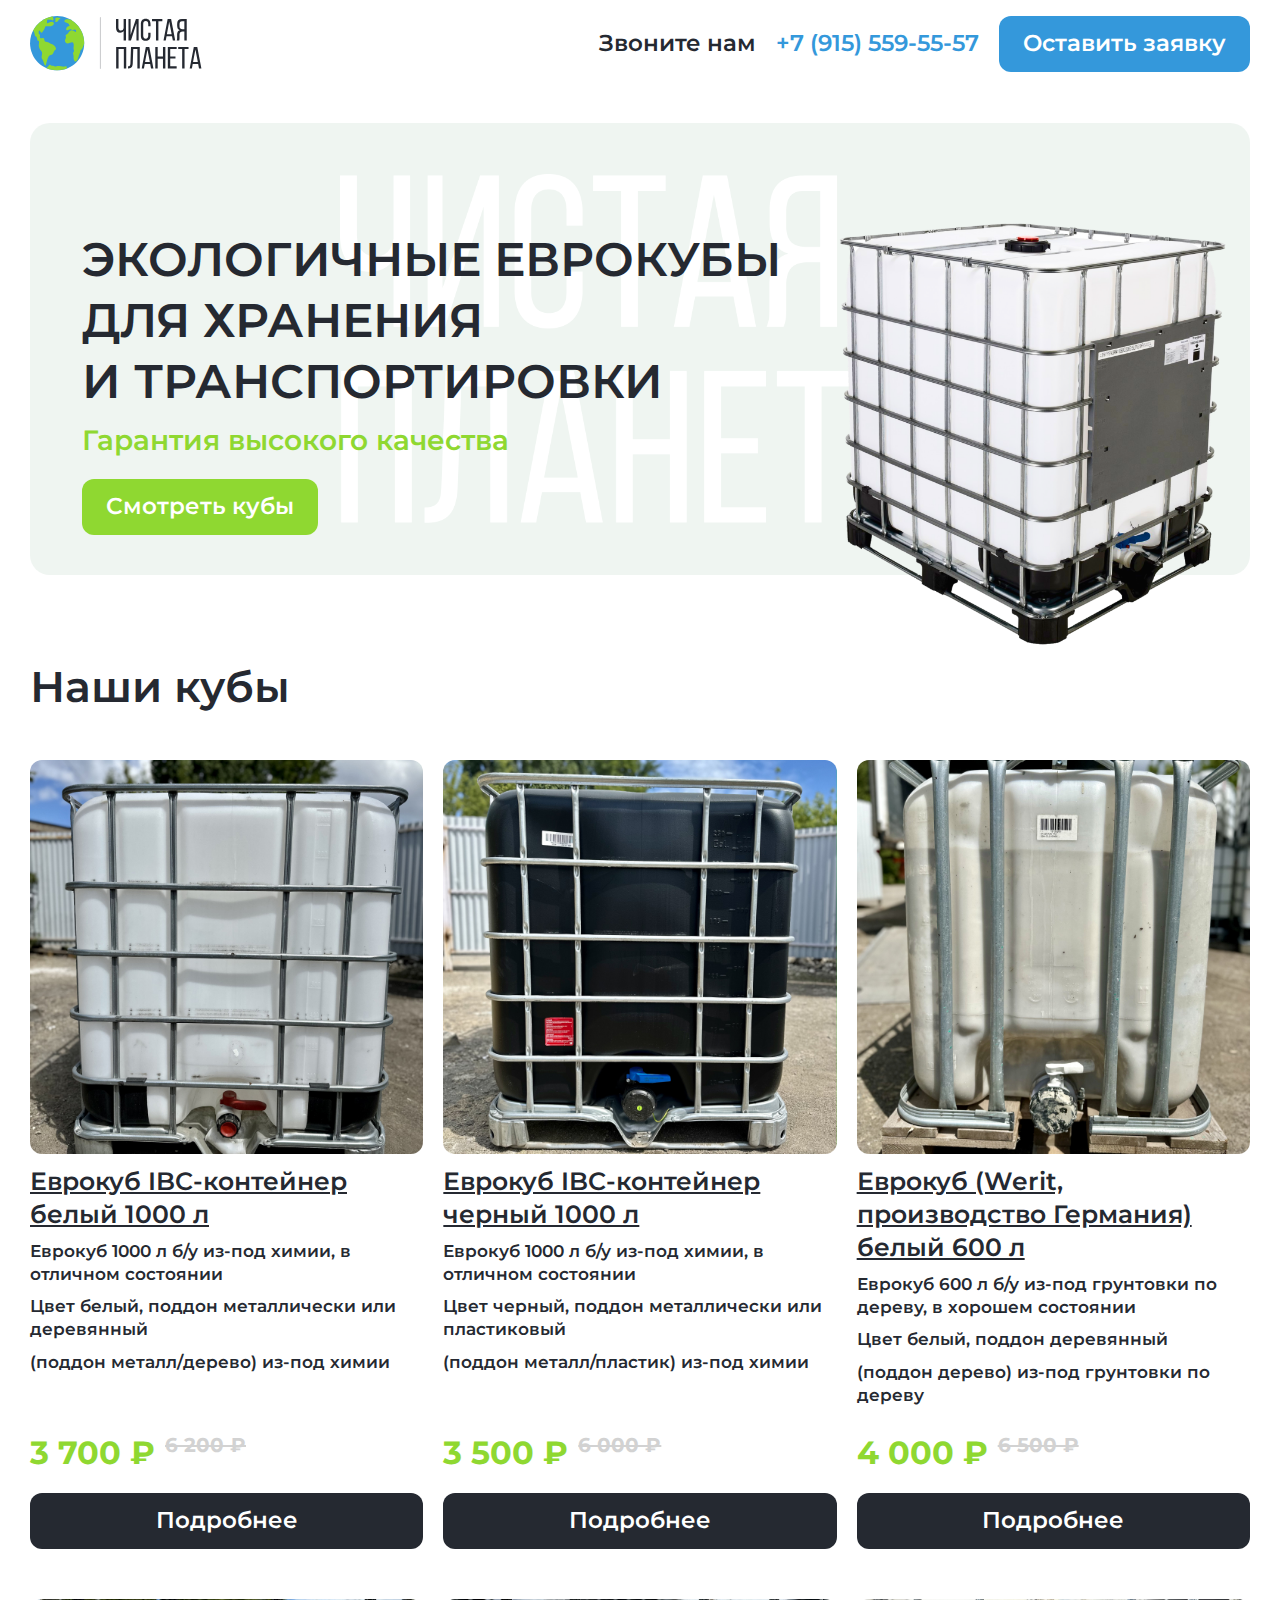
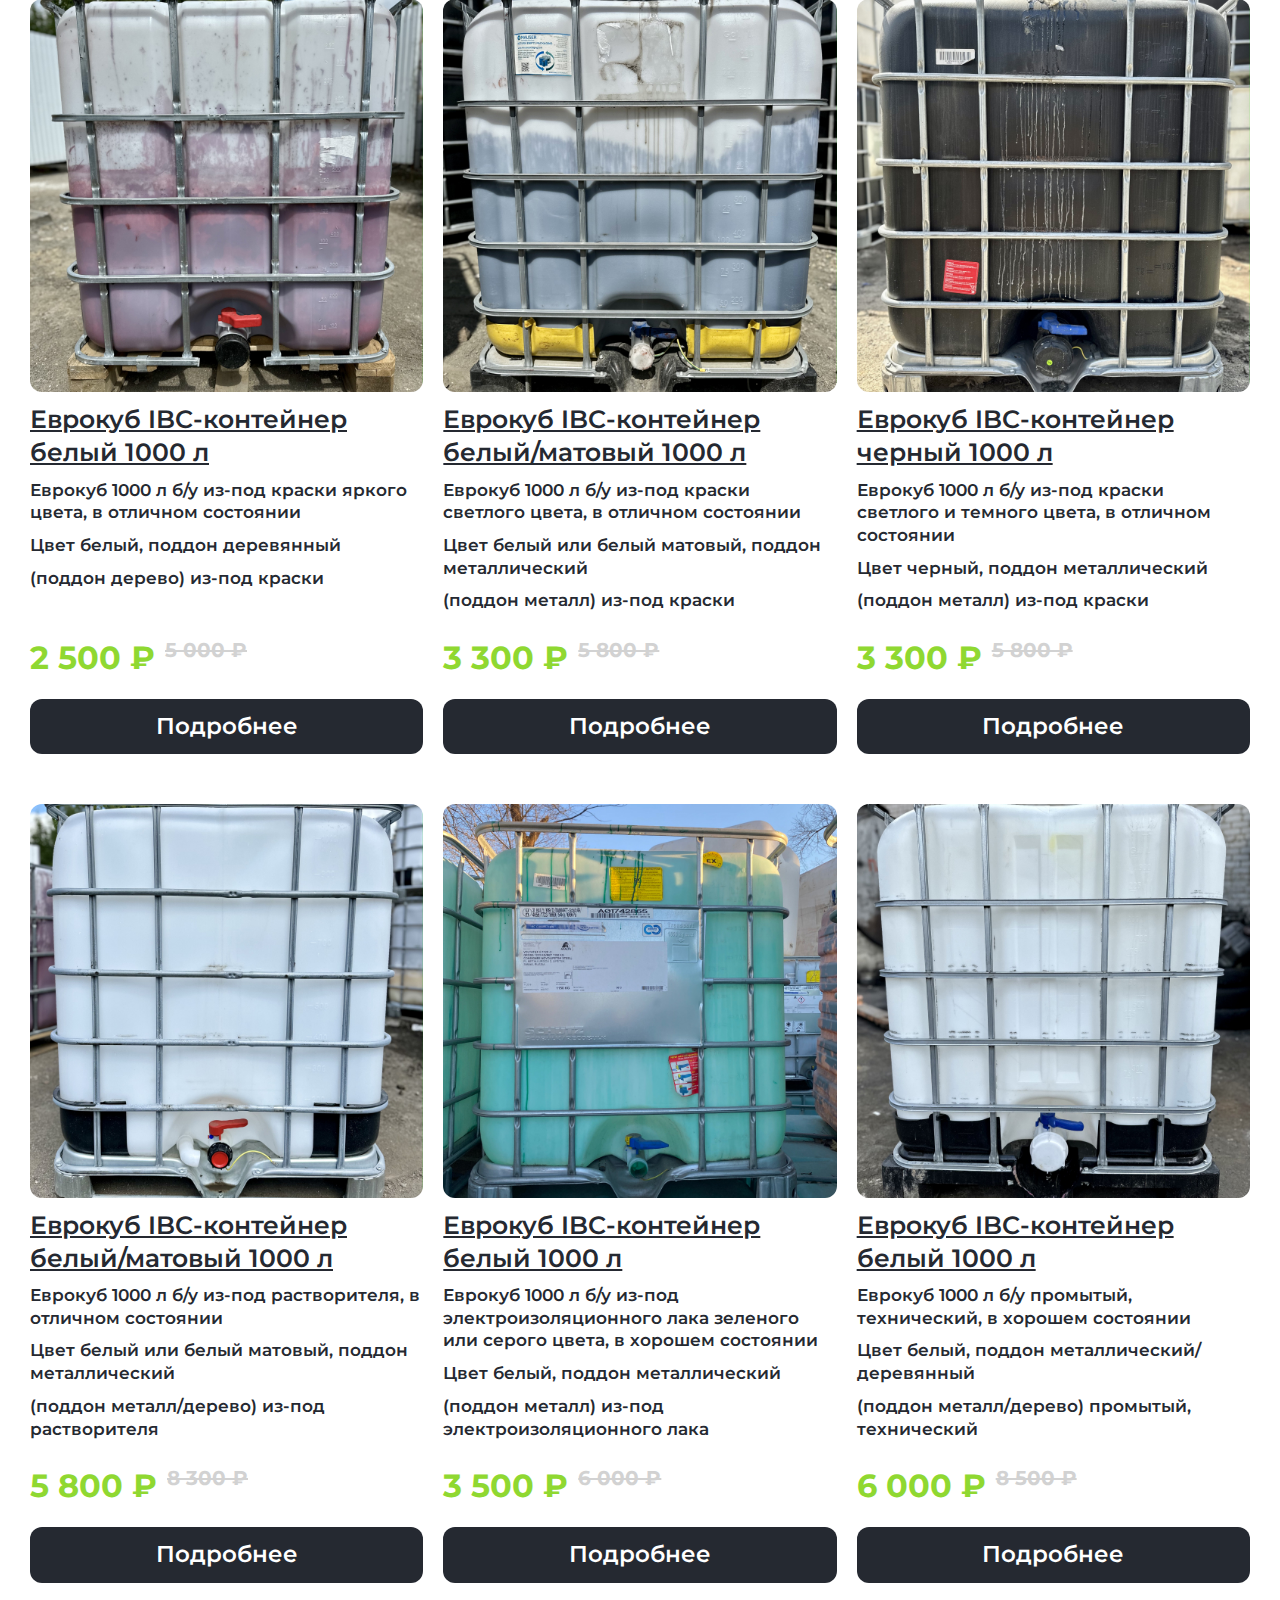
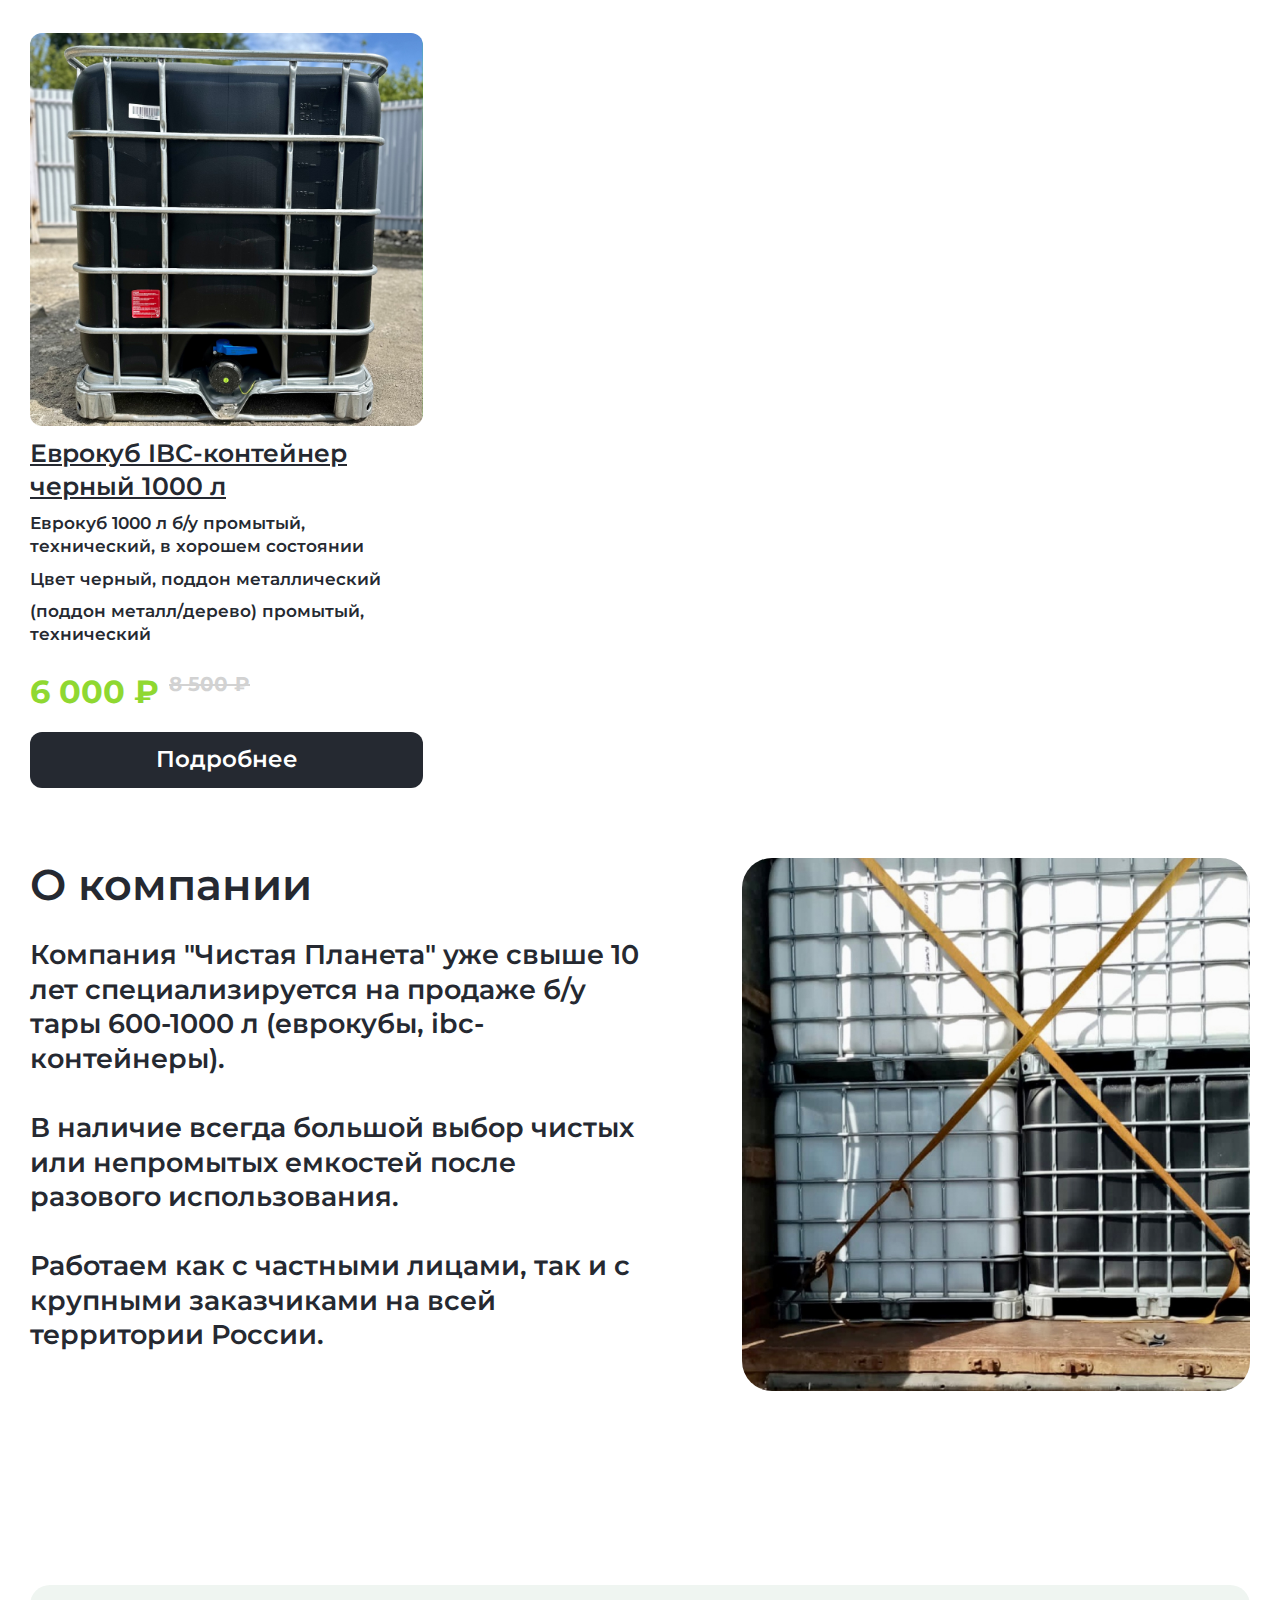
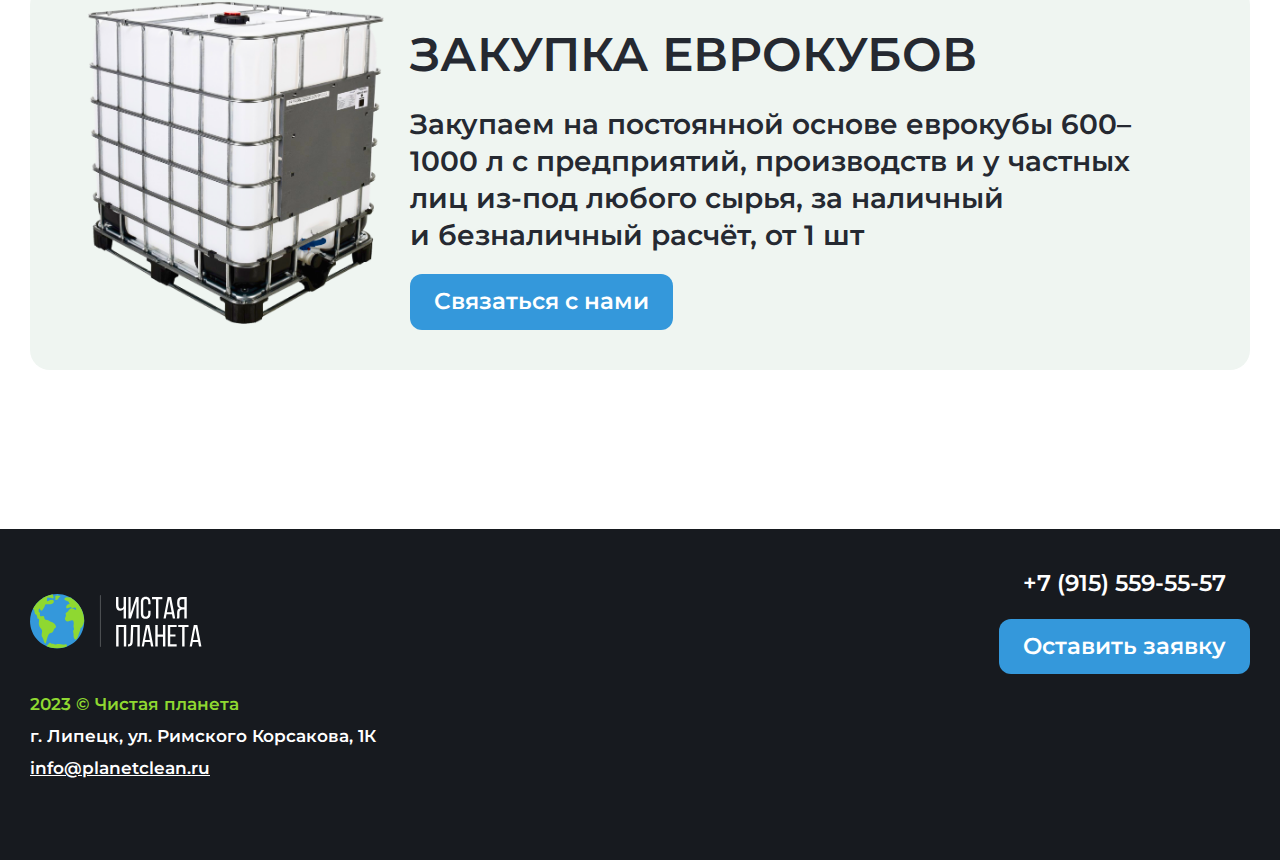
<file: index.html>
<!DOCTYPE html>
<html lang="ru">

<head>
    <meta charset="UTF-8">
    <meta http-equiv="X-UA-Compatible" content="IE=edge">
    <meta name="description" content="Чистая планета">
    <meta name="viewport" content="width=device-width, initial-scale=1.0, minimum-scale=1.0, maximum-scale=1.0, user-scalable=no">

    <title>Чистая планета</title>

    <link rel="preconnect" href="https://fonts.googleapis.com">
    <link rel="preconnect" href="https://fonts.gstatic.com" crossorigin>
    <link href="https://fonts.googleapis.com/css2?family=Montserrat:wght@400;500;600;700&display=swap" rel="stylesheet">

    <link rel="stylesheet" href="./magnific/magnific-popup.css">
    <link rel="stylesheet" href="https://cdn.jsdelivr.net/npm/swiper@9/swiper-bundle.min.css"/>

    <link rel="icon" href="./img/favicon.png">
    <link rel="stylesheet" href="./style/reset.css">
    <link rel="stylesheet" href="./style/style.css">

    <script defer src="https://code.jquery.com/jquery-3.7.0.min.js" integrity="sha256-2Pmvv0kuTBOenSvLm6bvfBSSHrUJ+3A7x6P5Ebd07/g=" crossorigin="anonymous"></script>
    <script defer src="./magnific/jquery.magnific-popup.min.js"></script>
    <script defer src="./script/script.js"></script>

</head>

<body class="main__body">

<header class="header" id="header">
    <!-- Navbar -->
    <nav>
        <div class="container">
            <div class="navbar">
                <a class="logo" href="#">
                    <img src="./img/logo.svg" alt="logo">
                </a>

                <ul class="navbar__menu">
                    <li class="navbar__menu-item"><p>Звоните нам</p></li>
                    <li class="navbar__menu-item item-tel"><a href="tel:+79155595557" style="color: #3498DB">+7 (915) 559-55-57</a></li>
                    <li class="navbar__menu-item"><a id="btnForm" class="btn modal__btn">Оставить заявку</a></li>
                </ul>

                
            </div>

            <a class="item-tel-new" href="tel:+79155595557" style="color: #3498DB;">+7 (915) 559-55-57</a>
        </div>
    </nav>
</header>


<main>

<section class="hero">
    <div class="container">
        <div class="hero__wrapper">
            <div class="hero__item">
                <h1 class="hero__title">Экологичные еврокубы для хранения и транспортировки</h1>
                <p class="hero__subtitle">Гарантия высокого качества</p>
                <a class="hero__btn btn" href="#grid">Смотреть кубы</a>
            </div>

            <div class="hero__img">
                <img src="./img/hero-img.png" alt="img">
            </div>
        </div>
    </div>
</section>

<section class="grid" id="grid">
    <div class="container">

        <h2 class="section-title">Наши кубы</h2>

        <div class="grid__wrapper">

            <a id="btn1"  class="grid__item">
                <img class="grid__item-img" src="./img/item-5.jpg" alt="img">
                <h3 class="grid__item-title">Еврокуб IBC-контейнер белый 1000 л</h3>
                <p class="grid__item-text">Еврокуб 1000 л б/у из-под химии, в отличном состоянии</p>
                <p class="grid__item-text">Цвет белый, поддон металлически или деревянный</p>
                <p class="grid__item-text">(поддон металл/дерево) из-под химии</p>

                <p class="grid__item-price">3 700 ₽ <span>6 200 ₽</span></p>
                <div class="grid__item-btn btn modal__btn" href="#">Подробнее</div>
            </a>

            <a id="btn2"  class="grid__item">
                <img class="grid__item-img" src="./img/item-8.jpg" alt="img">
                <h3 class="grid__item-title">Еврокуб IBC-контейнер черный 1000 л</h3>
                <p class="grid__item-text">Еврокуб 1000 л б/у из-под химии, в отличном состоянии</p>
                <p class="grid__item-text">Цвет черный, поддон металлически или пластиковый</p>
                <p class="grid__item-text">(поддон металл/пластик) из-под химии</p>

                <p class="grid__item-price">3 500 ₽ <span>6 000 ₽</span></p>
                <div class="grid__item-btn btn modal__btn" href="#">Подробнее</div>
            </a>

            <a id="btn3"  class="grid__item">
                <img class="grid__item-img" src="./img/item-1.jpg" alt="img">
                <h3 class="grid__item-title">Еврокуб (Werit, производство Германия) белый 600 л</h3>
                <p class="grid__item-text">Еврокуб 600 л б/у из-под грунтовки по дереву, в хорошем состоянии</p>
                <p class="grid__item-text">Цвет белый, поддон деревянный</p>
                <p class="grid__item-text">(поддон дерево) из-под грунтовки по дереву</p>

                <p class="grid__item-price">4 000 ₽ <span>6 500 ₽</span></p>
                <div class="grid__item-btn btn modal__btn" href="#">Подробнее</div>
            </a>

            <a id="btn4"  class="grid__item">
                <img class="grid__item-img" src="./img/item-2.jpg" alt="img">
                <h3 class="grid__item-title">Еврокуб IBC-контейнер белый 1000 л</h3>
                <p class="grid__item-text">Еврокуб 1000 л б/у из-под краски яркого цвета, в отличном состоянии</p>
                <p class="grid__item-text">Цвет белый, поддон деревянный</p>
                <p class="grid__item-text">(поддон дерево) из-под краски</p>

                <p class="grid__item-price">2 500 ₽ <span>5 000 ₽</span></p>
                <div class="grid__item-btn btn modal__btn" href="#">Подробнее</div>
            </a>

            <a id="btn5"  class="grid__item">
                <img class="grid__item-img" src="./img/item-3.jpg" alt="img">
                <h3 class="grid__item-title">Еврокуб IBC-контейнер белый/матовый 1000 л</h3>
                <p class="grid__item-text">Еврокуб 1000 л б/у из-под краски светлого цвета, в отличном состоянии</p>
                <p class="grid__item-text">Цвет белый или белый матовый, поддон металлический</p>
                <p class="grid__item-text">(поддон металл) из-под краски</p>

                <p class="grid__item-price">3 300 ₽ <span>5 800 ₽</span></p>
                <div class="grid__item-btn btn modal__btn" href="#">Подробнее</div>
            </a>

            <a id="btn10" class="grid__item">
                <img class="grid__item-img" src="./img/item-10.jpg" alt="img">
                <h3 class="grid__item-title">Еврокуб IBC-контейнер черный 1000 л</h3>
                <p class="grid__item-text">Еврокуб 1000 л б/у из-под краски светлого и темного цвета, в отличном состоянии</p>
                <p class="grid__item-text">Цвет черный, поддон металлический</p>
                <p class="grid__item-text">(поддон металл) из-под краски</p>

                <p class="grid__item-price">3 300 ₽ <span>5 800 ₽</span></p>
                <div  class="grid__item-btn btn modal__btn" href="#">Подробнее</div>
            </a>

            <a id="btn6"  class="grid__item">
                <img class="grid__item-img" src="./img/item-4.jpg" alt="img">
                <h3 class="grid__item-title">Еврокуб IBC-контейнер белый/матовый 1000 л</h3>
                <p class="grid__item-text">Еврокуб 1000 л б/у из-под растворителя, в отличном состоянии</p>
                <p class="grid__item-text">Цвет белый или белый матовый, поддон металлический</p>
                <p class="grid__item-text">(поддон металл/дерево) из-под растворителя</p>

                <p class="grid__item-price">5 800 ₽ <span>8 300 ₽</span></p>
                <div class="grid__item-btn btn modal__btn" href="#">Подробнее</div>
            </a>

            <a id="btn7"  class="grid__item">
                <img class="grid__item-img" src="./img/item-6.jpg" alt="img">
                <h3 class="grid__item-title">Еврокуб IBC-контейнер белый 1000 л</h3>
                <p class="grid__item-text">Еврокуб 1000 л б/у из-под электроизоляционного лака зеленого или серого цвета, в хорошем состоянии</p>
                <p class="grid__item-text">Цвет белый, поддон металлический</p>
                <p class="grid__item-text">(поддон металл) из-под электроизоляционного лака</p>

                <p class="grid__item-price">3 500 ₽ <span>6 000 ₽</span></p>
                <div class="grid__item-btn btn modal__btn" href="#">Подробнее</div>
            </a>

            <a id="btn8"  class="grid__item">
                <img class="grid__item-img" src="./img/item-7.jpg" alt="img">
                <h3 class="grid__item-title">Еврокуб IBC-контейнер белый 1000 л</h3>
                <p class="grid__item-text">Еврокуб 1000 л б/у промытый, технический, в хорошем состоянии</p>
                <p class="grid__item-text">Цвет белый, поддон металлический/деревянный</p>
                <p class="grid__item-text">(поддон металл/дерево) промытый, технический</p>

                <p class="grid__item-price">6 000 ₽ <span>8 500 ₽</span></p>
                <div class="grid__item-btn btn modal__btn" href="#">Подробнее</div>
            </a>

            <a id="btn9"  class="grid__item">
                <img class="grid__item-img" src="./img/item-9.jpg" alt="img">
                <h3 class="grid__item-title">Еврокуб IBC-контейнер черный 1000 л</h3>
                <p class="grid__item-text">Еврокуб 1000 л б/у промытый, технический, в хорошем состоянии</p>
                <p class="grid__item-text">Цвет черный, поддон металлический</p>
                <p class="grid__item-text">(поддон металл/дерево) промытый, технический</p>

                <p class="grid__item-price">6 000 ₽ <span>8 500 ₽</span></p>
                <div class="grid__item-btn btn modal__btn" href="#">Подробнее</div>
            </a>

            

        </div>
    </div>
</section>

<section class="about">
    <div class="container">
        
        <div class="about__wrapper">
            <div class="about__item">
                <h2 class="section-title">О компании</h2>
                <p class="about__text">
                    Компания "Чистая Планета" уже свыше 10 лет специализируется на продаже б/у тары 600-1000 л (еврокубы, ibc-контейнеры).  <br><br>
                    В наличие всегда большой выбор чистых или непромытых емкостей после разового использования.   <br><br>
                    Работаем как с частными лицами, так и с крупными заказчиками на всей территории России.
                </p>
            </div>

            <div class="about__img">
                <img src="./img/about-img.jpg" alt="img">
            </div>
        </div>
    </div>
</section>

<section class="hero hero-2">
    <div class="container">
        <div class="hero__wrapper">
            <div class="hero__img">
                <img src="./img/hero-img.png" alt="img">
            </div>

            <div class="hero__item">
                <h1 class="hero__title">Закупка еврокубов</h1>
                <p class="hero__subtitle">Закупаем на постоянной основе еврокубы 600–1000 л с предприятий, производств и у частных лиц из-под любого сырья, за наличный и безналичный расчёт, от 1 шт</p>
                <a id="hero2-btn" class="hero__btn btn" href="#">Связаться с нами</a>
            </div>
        </div>
    </div>
</section>

</main>

<footer class="footer">
    <div class="container">
        <div class="footer__wrapper">
            <div class="navbar">
                <a class="logo" href="#">
                    <img src="./img/logo-footer.svg" alt="logo">
                </a>

                <ul class="navbar__menu">
                    <li class="navbar__menu-item item-tel"><a href="tel:+79155595557" style="color: #fff">+7 (915) 559-55-57</a></li>
                    <li class="navbar__menu-item"><a id="btnFooter" class="btn modal__btn">Оставить заявку</a></li>
                </ul>
            </div>

            <div class="footer__item">
                <p class="footer__text policy">2023 © Чистая планета </p>
                <p class="footer__text">г. Липецк, ул. Римского Корсакова, 1К</p>
                <a class="footer__text" href="#">info@planetclean.ru</a>
            </div>
        </div>
    </div>
</footer>

<!-- MODALS -->


<div id="modal1" class="modal mfp-hide">
    <div class="modal__wrapper">
        <div class="modal__top">
            <p class="modal__title">Еврокуб IBC-контейнер белый 1000 л</p>
            <button title="Close (Esc)" type="button" class="mfp-close">×</button>
        </div>
    
        <div class="modal__content">
            <!-- <img class="grid__item-img" src="./img/item-1.jpg" alt="img"> -->

            <div class="swiper swiper-modal">
                <div class="swiper-wrapper">
                    <div class="swiper-slide">
                        <img class="grid__item-img" src="./img/cubes/5/Еврокуб 1000 л белый из под химии/1.jpg" alt="img">
                    </div>
                    <div class="swiper-slide">
                        <img class="grid__item-img" src="./img/cubes/5/Еврокуб 1000 л белый из под химии/2.jpg" alt="img">
                    </div>
                    <div class="swiper-slide">
                        <img class="grid__item-img" src="./img/cubes/5/Еврокуб 1000 л белый из под химии/3.jpg" alt="img">
                    </div>
                </div>
                <div class="swiper-pagination"></div>
            </div>

            <div class="modal__content-inner">
                <p class="grid__item-price">3 700 ₽ <span>6 000 ₽</span></p>
                <a class="modal__content-btn btn">Оставить заявку</a>
            </div>

            <!-- Tabs -->
            <div class="tabs">
                <div class="tabs__header">
                    <div class="tabs__header-item active btn">Характеристики</div>
                    <div class="tabs__header-item btn">Применение</div>
                </div>
                <div class="tabs__content">
                    <div class="tabs__content-item">
                        <p class="modal__pretitle">Характеристики:</p>
                        <p class="modal__text">
                            Еврокуб 1000 л б/у из-под химии, в отличном состоянии. <br><br>
                            Цвет белый, поддон металлически или деревянный. <br><br>
                            Есть мерная шкала. <br><br>
                            Заливная горловина 150/225 мм. <br><br>
                            Сливной кран 50/80 мм. <br><br>
                            Габариты: длина 1.20 м, ширина 1 м, высота 1.16 м <br><br>
                            Вес 58/65 кг. <br><br>
                            С заземлением. <br><br>
                            Отмывается растворителем или бензином.
                        </p>

                        <p class="modal__simple-text">Чтобы приобрести куб, <a class="modal__content-btn">оставляйте заявку</a> или звоните по номеру телефону <a href="tel:+79155595557"> +7 (915) 559-55-57.</a></p>


                    </div>
                    <div class="tabs__content-item">
                        <p class="modal__pretitle">Применение:</p>
                        <p class="modal__text">
                            — на даче (душ, полив, садовый водопровод, септик, сбор дождевой воды); <br><br>
                            — контейнер для мусора; <br><br>
                            — транспортировка и хранение жидкостей; <br><br>
                            — хранение ГСМ, нефтепродуктов, масла; <br><br>
                            — создание купели (русская баня); <br><br>
                            — для разведения рыбы и выращивания зелени, овощей и цветов; <br><br>
                            — для организации заправочных модулей (мобильная мини—АЗС); <br><br>
                            — аквапоника и гидропоника; <br><br>
                            — для термической обработки субстрата (выращивания грибов типа вешенки); <br><br>
                            — в шоу-бизнесе (для создания световых декораций и стен).

                        </p>

                        <p class="modal__simple-text">Чтобы приобрести куб, <a class="modal__content-btn">оставляйте заявку</a> или звоните по номеру телефону <a href="tel:+79155595557"> +7 (915) 559-55-57.</a></p>
                    </div>
                </div>
            </div>


        </div>
    </div>
</div>

<div id="modal2" class="modal mfp-hide">
    <div class="modal__wrapper">
        <div class="modal__top">
            <p class="modal__title">Еврокуб IBC-контейнер черный 1000 л</p>
            <button title="Close (Esc)" type="button" class="mfp-close">×</button>
        </div>
    
        <div class="modal__content">
            <!-- <img class="grid__item-img" src="./img/item-2.jpg" alt="img"> -->

            <div class="swiper swiper-modal">
                <div class="swiper-wrapper">
                    <div class="swiper-slide">
                        <img class="grid__item-img" src="./img/cubes/9/Еврокуб 1000 л черный из под химии/1.jpg" alt="img">
                    </div>
                    <div class="swiper-slide">
                        <img class="grid__item-img" src="./img/cubes/9/Еврокуб 1000 л черный из под химии/2.jpg" alt="img">
                    </div>
                    <div class="swiper-slide">
                        <img class="grid__item-img" src="./img/cubes/9/Еврокуб 1000 л черный из под химии/3.jpg" alt="img">
                    </div>
                    <div class="swiper-slide">
                        <img class="grid__item-img" src="./img/cubes/9/Еврокуб 1000 л черный из под химии/4.jpg" alt="img">
                    </div>
                </div>
                <div class="swiper-pagination"></div>
            </div>
            
            <div class="modal__content-inner">
                <p class="grid__item-price">3 500 ₽ <span>6 000 ₽</span></p>
                <a class="modal__content-btn btn">Оставить заявку</a>
            </div>

            <!-- Tabs -->
            <div class="tabs">
                <div class="tabs__header">
                    <div class="tabs__header-item active btn">Характеристики</div>
                    <div class="tabs__header-item btn">Применение</div>
                </div>
                <div class="tabs__content">
                    <div class="tabs__content-item">
                        <p class="modal__pretitle">Характеристики:</p>
                        <p class="modal__text">
                            Еврокуб 1000 л б/у из-под химии, в отличном состоянии. <br><br>
                            Цвет черный, поддон металлически или пластиковый. <br><br>
                            Есть мерная шкала. <br><br>
                            Заливная горловина на 150 мм. <br><br>
                            Сливной кран 50/80 мм. <br><br>
                            Габариты: длина 1.20 м, ширина 1 м, высота 1.16 м <br><br>
                            Вес 58 кг. <br><br>
                            С заземлением. <br><br>
                            Отмывается растворителем или бензином. <br><br>
                            Защищает от УФ лучей, вода не цветет <br><br>
                            Преимущество чёрного еврокуба в том, что он не пропускает солнечный свет, соответственно, если в кубе находится вода, цвести она не будет. <br><br>
                            Еврокуб в отличном состоянии с исправным краном, заливной горловиной. Содержит минимальный остаток неорганического сырья (смолы, лаки, краски, клей и т. д.)


                        </p>

                        <p class="modal__simple-text">Чтобы приобрести куб, <a class="modal__content-btn">оставляйте заявку</a> или звоните по номеру телефону <a href="tel:+79155595557"> +7 (915) 559-55-57.</a></p>

                    </div>
                    <div class="tabs__content-item">
                        <p class="modal__pretitle">Применение:</p>
                        <p class="modal__text">
                            — на даче (душ, полив, садовый водопровод, септик, сбор дождевой воды); <br><br>
                            — контейнер для мусора; <br><br>
                            — транспортировка и хранение жидкостей; <br><br>
                            — хранение ГСМ, нефтепродуктов, масла; <br><br>
                            — создание купели (русская баня); <br><br>
                            — для разведения рыбы и выращивания зелени, овощей и цветов; <br><br>
                            — для организации заправочных модулей (мобильная мини—АЗС); <br><br>
                            — аквапоника и гидропоника; <br><br>
                            — для термической обработки субстрата (выращивания грибов типа вешенки); <br><br>
                            — в шоу-бизнесе (для создания световых декораций и стен).

                        </p>

                        <p class="modal__simple-text">Чтобы приобрести куб, <a class="modal__content-btn">оставляйте заявку</a> или звоните по номеру телефону <a href="tel:+79155595557"> +7 (915) 559-55-57.</a></p>

                    </div>
                </div>
            </div>

        </div>
    </div>
</div>

<div id="modal3" class="modal mfp-hide">
    <div class="modal__wrapper">
        <div class="modal__top">
            <p class="modal__title">Еврокуб (Werit, производство Германия) белый 600 л</p>
            <button title="Close (Esc)" type="button" class="mfp-close">×</button>
        </div>
    
        <div class="modal__content">
            <!-- <img class="grid__item-img" src="./img/item-3.jpg" alt="img"> -->

            <div class="swiper swiper-modal">
                <div class="swiper-wrapper">
                    <div class="swiper-slide">
                        <img class="grid__item-img" src="./img/cubes/1/Еврокуб 600 л белый из под грунтовки по дереву/1.jpg" alt="img">
                    </div>
                    <div class="swiper-slide">
                        <img class="grid__item-img" src="./img/cubes/1/Еврокуб 600 л белый из под грунтовки по дереву/2.jpg" alt="img">
                    </div>
                    <div class="swiper-slide">
                        <img class="grid__item-img" src="./img/cubes/1/Еврокуб 600 л белый из под грунтовки по дереву/3.jpg" alt="img">
                    </div>
                    <div class="swiper-slide">
                        <img class="grid__item-img" src="./img/cubes/1/Еврокуб 600 л белый из под грунтовки по дереву/4.jpg" alt="img">
                    </div>
                </div>
                <div class="swiper-pagination"></div>
            </div>

            <div class="modal__content-inner">
                <p class="grid__item-price">4 000 ₽ <span>6 000 ₽</span></p>
                <a class="modal__content-btn btn">Оставить заявку</a>
            </div>

            <!-- Tabs -->
            <div class="tabs">
                <div class="tabs__header">
                    <div class="tabs__header-item active btn">Характеристики</div>
                    <div class="tabs__header-item btn">Применение</div>
                </div>
                <div class="tabs__content">
                    <div class="tabs__content-item">
                        <p class="modal__pretitle">Характеристики:</p>
                        <p class="modal__text">
                            Еврокуб 600 л б/у из-под грунтовки по дереву, в хорошем состоянии. <br><br>
                            Цвет белый, поддон деревянный. <br><br>
                            Пластик пищевой (есть маркировка) <br><br>
                            Есть мерная шкала. <br><br>
                            Заливная горловина 400 мм, на хомуте. <br><br>
                            Сливной кран 80 мм. <br><br>
                            Габариты: длина 1.20 м, ширина 0.8 м, высота 1 м <br><br>
                            Вес 48 кг. <br><br>
                            Отмывается водой.

                        </p>

                        <p class="modal__simple-text">Чтобы приобрести куб, <a class="modal__content-btn">оставляйте заявку</a> или звоните по номеру телефону <a href="tel:+79155595557"> +7 (915) 559-55-57.</a></p>

                    </div>
                    <div class="tabs__content-item">
                        <p class="modal__pretitle">Применение:</p>
                        <p class="modal__text">
                            — на даче (душ, полив, садовый водопровод, септик, сбор дождевой воды); <br><br>
                            — контейнер для мусора; <br><br>
                            — транспортировка и хранение жидкостей; <br><br>
                            — хранение ГСМ, нефтепродуктов, масла; <br><br>
                            — создание купели (русская баня); <br><br>
                            — для разведения рыбы и выращивания зелени, овощей и цветов; <br><br>
                            — для организации заправочных модулей (мобильная мини—АЗС); <br><br>
                            — аквапоника и гидропоника; <br><br>
                            — для термической обработки субстрата (выращивания грибов типа вешенки); <br><br>
                            — в шоу-бизнесе (для создания световых декораций и стен).

                        </p>

                        <p class="modal__simple-text">Чтобы приобрести куб, <a class="modal__content-btn">оставляйте заявку</a> или звоните по номеру телефону <a href="tel:+79155595557"> +7 (915) 559-55-57.</a></p>

                    </div>
                </div>
            </div>

        </div>
    </div>
</div>

<div id="modal4" class="modal mfp-hide">
    <div class="modal__wrapper">
        <div class="modal__top">
            <p class="modal__title">Еврокуб IBC-контейнер белый 1000 л</p>
            <button title="Close (Esc)" type="button" class="mfp-close">×</button>
        </div>
    
        <div class="modal__content">
            <!-- <img class="grid__item-img" src="./img/item-4.jpg" alt="img"> -->

            <div class="swiper swiper-modal">
                <div class="swiper-wrapper">
                    <div class="swiper-slide">
                        <img class="grid__item-img" src="./img/cubes/2/Еврокуб 1000 л белый из под краски дерев поддон/1.jpg" alt="img">
                    </div>
                    <div class="swiper-slide">
                        <img class="grid__item-img" src="./img/cubes/2/Еврокуб 1000 л белый из под краски дерев поддон/2.jpg" alt="img">
                    </div>
                    <div class="swiper-slide">
                        <img class="grid__item-img" src="./img/cubes/2/Еврокуб 1000 л белый из под краски дерев поддон/3.jpg" alt="img">
                    </div>
                </div>
                <div class="swiper-pagination"></div>
            </div>

            <div class="modal__content-inner">
                <p class="grid__item-price">2 500 ₽ <span>6 000 ₽</span></p>
                <a class="modal__content-btn btn">Оставить заявку</a>
            </div>

            <!-- Tabs -->
            <div class="tabs">
                <div class="tabs__header">
                    <div class="tabs__header-item active btn">Характеристики</div>
                    <div class="tabs__header-item btn">Применение</div>
                </div>
                <div class="tabs__content">
                    <div class="tabs__content-item">
                        <p class="modal__pretitle">Характеристики:</p>
                        <p class="modal__text">
                            Еврокуб 1000 л б/у из-под краски яркого цвета, в отличном состоянии. <br><br>
                            Цвет белый, поддон деревянный. <br><br>
                            Есть мерная шкала. <br><br>
                            Заливная горловина 150 мм. <br><br>
                            Сливной кран 80 мм. <br><br>
                            Габариты: длина 1.20 м, ширина 1 м, высота 1.16 м <br><br>
                            Вес 65 кг. <br><br>
                            С заземлением. <br><br>
                            Отмывается растворителем или бензином.

                        </p>

                        <p class="modal__simple-text">Чтобы приобрести куб, <a class="modal__content-btn">оставляйте заявку</a> или звоните по номеру телефону <a href="tel:+79155595557"> +7 (915) 559-55-57.</a></p>

                    </div>
                    <div class="tabs__content-item">
                        <p class="modal__pretitle">Применение:</p>
                        <p class="modal__text">
                            — на даче (душ, полив, садовый водопровод, септик, сбор дождевой воды); <br><br>
                            — контейнер для мусора; <br><br>
                            — транспортировка и хранение жидкостей; <br><br>
                            — хранение ГСМ, нефтепродуктов, масла; <br><br>
                            — создание купели (русская баня); <br><br>
                            — для разведения рыбы и выращивания зелени, овощей и цветов; <br><br>
                            — для организации заправочных модулей (мобильная мини—АЗС); <br><br>
                            — аквапоника и гидропоника; <br><br>
                            — для термической обработки субстрата (выращивания грибов типа вешенки); <br><br>
                            — в шоу-бизнесе (для создания световых декораций и стен).

                        </p>

                        <p class="modal__simple-text">Чтобы приобрести куб, <a class="modal__content-btn">оставляйте заявку</a> или звоните по номеру телефону <a href="tel:+79155595557"> +7 (915) 559-55-57.</a></p>

                    </div>
                </div>
            </div>

        </div>
    </div>
</div>

<div id="modal5" class="modal mfp-hide">
    <div class="modal__wrapper">
        <div class="modal__top">
            <p class="modal__title">Еврокуб IBC-контейнер белый/матовый 1000 л</p>
            <button title="Close (Esc)" type="button" class="mfp-close">×</button>
        </div>
    
        <div class="modal__content">
            <!-- <img class="grid__item-img" src="./img/item-5.jpg" alt="img"> -->

            <div class="swiper swiper-modal">
                <div class="swiper-wrapper">
                    <div class="swiper-slide">
                        <img class="grid__item-img" src="./img/cubes/3/Еврокуб 1000 л белый из под краски метал поддон/1.jpg" alt="img">
                    </div>
                    <div class="swiper-slide">
                        <img class="grid__item-img" src="./img/cubes/3/Еврокуб 1000 л белый из под краски метал поддон/2.jpg" alt="img">
                    </div>
                    <div class="swiper-slide">
                        <img class="grid__item-img" src="./img/cubes/3/Еврокуб 1000 л белый из под краски метал поддон/3.jpg" alt="img">
                    </div>
                    <div class="swiper-slide">
                        <img class="grid__item-img" src="./img/cubes/3/Еврокуб 1000 л белый из под краски метал поддон/4.jpg" alt="img">
                    </div>
                </div>
                <div class="swiper-pagination"></div>
            </div>

            <div class="modal__content-inner">
                <p class="grid__item-price">3 300 ₽ <span>6 000 ₽</span></p>
                <a class="modal__content-btn btn">Оставить заявку</a>
            </div>

            <!-- Tabs -->
            <div class="tabs">
                <div class="tabs__header">
                    <div class="tabs__header-item active btn">Характеристики</div>
                    <div class="tabs__header-item btn">Применение</div>
                </div>
                <div class="tabs__content">
                    <div class="tabs__content-item">
                        <p class="modal__pretitle">Характеристики:</p>
                        <p class="modal__text">
                            Еврокуб 1000 л б/у из-под краски светлого цвета, в отличном состоянии. <br><br>
                            Цвет белый или белый матовый, поддон металлический. <br><br>
                            Есть мерная шкала. <br><br>
                            Заливная горловина 150/225 мм. <br><br>
                            Сливной кран 50/80 мм. <br><br>
                            Габариты: длина 1.20 м, ширина 1 м, высота 1.16 м <br><br>
                            Вес 58 кг. <br><br>
                            С заземлением. <br><br>
                            Отмывается растворителем или бензином.

                        </p>

                        <p class="modal__simple-text">Чтобы приобрести куб, <a class="modal__content-btn">оставляйте заявку</a> или звоните по номеру телефону <a href="tel:+79155595557"> +7 (915) 559-55-57.</a></p>

                    </div>
                    <div class="tabs__content-item">
                        <p class="modal__pretitle">Применение:</p>
                        <p class="modal__text">
                            — на даче (душ, полив, садовый водопровод, септик, сбор дождевой воды); <br><br>
                            — контейнер для мусора; <br><br>
                            — транспортировка и хранение жидкостей; <br><br>
                            — хранение ГСМ, нефтепродуктов, масла; <br><br>
                            — создание купели (русская баня); <br><br>
                            — для разведения рыбы и выращивания зелени, овощей и цветов; <br><br>
                            — для организации заправочных модулей (мобильная мини—АЗС); <br><br>
                            — аквапоника и гидропоника; <br><br>
                            — для термической обработки субстрата (выращивания грибов типа вешенки); <br><br>
                            — в шоу-бизнесе (для создания световых декораций и стен).

                        </p>

                        <p class="modal__simple-text">Чтобы приобрести куб, <a class="modal__content-btn">оставляйте заявку</a> или звоните по номеру телефону <a href="tel:+79155595557"> +7 (915) 559-55-57.</a></p>

                    </div>
                </div>
            </div>

        </div>
    </div>
</div>

<div id="modal6" class="modal mfp-hide">
    <div class="modal__wrapper">
        <div class="modal__top">
            <p class="modal__title">Еврокуб IBC-контейнер белый/матовый 1000 л</p>
            <button title="Close (Esc)" type="button" class="mfp-close">×</button>
        </div>
    
        <div class="modal__content">
            <!-- <img class="grid__item-img" src="./img/item-6.jpg" alt="img"> -->

            <div class="swiper swiper-modal">
                <div class="swiper-wrapper">
                    <div class="swiper-slide">
                        <img class="grid__item-img" src="./img/cubes/4/Еврокуб 1000 л белый из под растворителя/1.jpg" alt="img">
                    </div>
                    <div class="swiper-slide">
                        <img class="grid__item-img" src="./img/cubes/4/Еврокуб 1000 л белый из под растворителя/2.jpg" alt="img">
                    </div>
                    <div class="swiper-slide">
                        <img class="grid__item-img" src="./img/cubes/4/Еврокуб 1000 л белый из под растворителя/3.jpg" alt="img">
                    </div>
                    <div class="swiper-slide">
                        <img class="grid__item-img" src="./img/cubes/4/Еврокуб 1000 л белый из под растворителя/4.JPG" alt="img">
                    </div>
                    <div class="swiper-slide">
                        <img class="grid__item-img" src="./img/cubes/4/Еврокуб 1000 л белый из под растворителя/5.JPG" alt="img">
                    </div>
                    <div class="swiper-slide">
                        <img class="grid__item-img" src="./img/cubes/4/Еврокуб 1000 л белый из под растворителя/6.jpg" alt="img">
                    </div>
                    <div class="swiper-slide">
                        <img class="grid__item-img" src="./img/cubes/4/Еврокуб 1000 л белый из под растворителя/7.jpg" alt="img">
                    </div>
                    <div class="swiper-slide">
                        <img class="grid__item-img" src="./img/cubes/4/Еврокуб 1000 л белый из под растворителя/8.jpg" alt="img">
                    </div>
                    <div class="swiper-slide">
                        <img class="grid__item-img" src="./img/cubes/4/Еврокуб 1000 л белый из под растворителя/9.jpg" alt="img">
                    </div>
                </div>
                <div class="swiper-pagination"></div>
            </div>

            <div class="modal__content-inner">
                <p class="grid__item-price">5 800 ₽ <span>6 000 ₽</span></p>
                <a class="modal__content-btn btn">Оставить заявку</a>
            </div>

            <!-- Tabs -->
            <div class="tabs">
                <div class="tabs__header">
                    <div class="tabs__header-item active btn">Характеристики</div>
                    <div class="tabs__header-item btn">Применение</div>
                </div>
                <div class="tabs__content">
                    <div class="tabs__content-item">
                        <p class="modal__pretitle">Характеристики:</p>
                        <p class="modal__text">
                            Еврокуб 1000 л б/у из-под растворителя, в отличном состоянии. <br><br>
                            Цвет белый или белый матовый, поддон металлический. <br><br>
                            Есть мерная шкала. <br><br>
                            Заливная горловина 150/225 мм. <br><br>
                            Сливной кран 50 мм. <br><br>
                            Габариты: длина 1.20 м, ширина 1 м, высота 1.16 м <br><br>
                            Вес 58 кг. <br><br>
                            С заземлением.

                        </p>

                        <p class="modal__simple-text">Чтобы приобрести куб, <a class="modal__content-btn">оставляйте заявку</a> или звоните по номеру телефону <a href="tel:+79155595557"> +7 (915) 559-55-57.</a></p>

                    </div>
                    <div class="tabs__content-item">
                        <p class="modal__pretitle">Применение:</p>
                        <p class="modal__text">
                            — на даче (душ, полив, садовый водопровод, септик, сбор дождевой воды); <br><br>
                            — контейнер для мусора; <br><br>
                            — транспортировка и хранение жидкостей; <br><br>
                            — хранение ГСМ, нефтепродуктов, масла; <br><br>
                            — создание купели (русская баня); <br><br>
                            — для разведения рыбы и выращивания зелени, овощей и цветов; <br><br>
                            — для организации заправочных модулей (мобильная мини—АЗС); <br><br>
                            — аквапоника и гидропоника; <br><br>
                            — для термической обработки субстрата (выращивания грибов типа вешенки); <br><br>
                            — в шоу-бизнесе (для создания световых декораций и стен).

                        </p>

                        <p class="modal__simple-text">Чтобы приобрести куб, <a class="modal__content-btn">оставляйте заявку</a> или звоните по номеру телефону <a href="tel:+79155595557"> +7 (915) 559-55-57.</a></p>

                    </div>
                </div>
            </div>

        </div>
    </div>
</div>

<div id="modal7" class="modal mfp-hide">
    <div class="modal__wrapper">
        <div class="modal__top">
            <p class="modal__title">Еврокуб IBC-контейнер белый 1000 л</p>
            <button title="Close (Esc)" type="button" class="mfp-close">×</button>
        </div>
    
        <div class="modal__content">
            <!-- <img class="grid__item-img" src="./img/item-7.jpg" alt="img"> -->

            <div class="swiper swiper-modal">
                <div class="swiper-wrapper">
                    <div class="swiper-slide">
                        <img class="grid__item-img" src="./img/cubes/6/Еврокуб 1000 л белый из под электролака/1.jpg" alt="img">
                    </div>
                    <div class="swiper-slide">
                        <img class="grid__item-img" src="./img/cubes/6/Еврокуб 1000 л белый из под электролака/2.jpg" alt="img">
                    </div>
                    <div class="swiper-slide">
                        <img class="grid__item-img" src="./img/cubes/6/Еврокуб 1000 л белый из под электролака/3.jpg" alt="img">
                    </div>
                    <div class="swiper-slide">
                        <img class="grid__item-img" src="./img/cubes/6/Еврокуб 1000 л белый из под электролака/4.jpg" alt="img">
                    </div>
                </div>
                <div class="swiper-pagination"></div>
            </div>

            <div class="modal__content-inner">
                <p class="grid__item-price">3 500 ₽ <span>6 000 ₽</span></p>
                <a class="modal__content-btn btn">Оставить заявку</a>
            </div>

            <!-- Tabs -->
            <div class="tabs">
                <div class="tabs__header">
                    <div class="tabs__header-item active btn">Характеристики</div>
                    <div class="tabs__header-item btn">Применение</div>
                </div>
                <div class="tabs__content">
                    <div class="tabs__content-item">
                        <p class="modal__pretitle">Характеристики:</p>
                        <p class="modal__text">
                            Еврокуб 1000 л б/у из-под электроизоляционного лака зеленого или серого цвета, в хорошем состоянии. <br><br>
                            Цвет белый, поддон металлический. <br><br>
                            Есть мерная шкала. <br><br>
                            Заливная горловина 225 мм. <br><br>
                            Сливной кран 50 мм. <br><br>
                            Габариты: длина 1.20 м, ширина 1 м, высота 1.16 м <br><br>
                            Вес 58 кг. <br><br>
                            С заземлением. <br><br>
                            Отмываются водой.

                        </p>

                        <p class="modal__simple-text">Чтобы приобрести куб, <a class="modal__content-btn">оставляйте заявку</a> или звоните по номеру телефону <a href="tel:+79155595557"> +7 (915) 559-55-57.</a></p>

                    </div>
                    <div class="tabs__content-item">
                        <p class="modal__pretitle">Применение:</p>
                        <p class="modal__text">
                            — на даче (душ, полив, садовый водопровод, септик, сбор дождевой воды); <br><br>
                            — контейнер для мусора; <br><br>
                            — транспортировка и хранение жидкостей; <br><br>
                            — хранение ГСМ, нефтепродуктов, масла; <br><br>
                            — создание купели (русская баня); <br><br>
                            — для разведения рыбы и выращивания зелени, овощей и цветов; <br><br>
                            — для организации заправочных модулей (мобильная мини—АЗС); <br><br>
                            — аквапоника и гидропоника; <br><br>
                            — для термической обработки субстрата (выращивания грибов типа вешенки); <br><br>
                            — в шоу-бизнесе (для создания световых декораций и стен).

                        </p>

                        <p class="modal__simple-text">Чтобы приобрести куб, <a class="modal__content-btn">оставляйте заявку</a> или звоните по номеру телефону <a href="tel:+79155595557"> +7 (915) 559-55-57.</a></p>

                    </div>
                </div>
            </div>

        </div>
    </div>
</div>

<div id="modal8" class="modal mfp-hide">
    <div class="modal__wrapper">
        <div class="modal__top">
            <p class="modal__title">Еврокуб IBC-контейнер белый 1000 л</p>
            <button title="Close (Esc)" type="button" class="mfp-close">×</button>
        </div>
    
        <div class="modal__content">
            <!-- <img class="grid__item-img" src="./img/item-8.jpg" alt="img"> -->

            <div class="swiper swiper-modal">
                <div class="swiper-wrapper">
                    <div class="swiper-slide">
                        <img class="grid__item-img" src="./img/cubes/7/Еврокуб 1000 л белый промытый технический/1.jpg" alt="img">
                    </div>
                    <div class="swiper-slide">
                        <img class="grid__item-img" src="./img/cubes/7/Еврокуб 1000 л белый промытый технический/2.jpg" alt="img">
                    </div>
                    <div class="swiper-slide">
                        <img class="grid__item-img" src="./img/cubes/7/Еврокуб 1000 л белый промытый технический/3.jpg" alt="img">
                    </div>
                    <div class="swiper-slide">
                        <img class="grid__item-img" src="./img/cubes/7/Еврокуб 1000 л белый промытый технический/4.jpg" alt="img">
                    </div>
                </div>
                <div class="swiper-pagination"></div>
            </div>

            <div class="modal__content-inner">
                <p class="grid__item-price">6 000 ₽ <span>6 000 ₽</span></p>
                <a class="modal__content-btn btn">Оставить заявку</a>
            </div>

            <!-- Tabs -->
            <div class="tabs">
                <div class="tabs__header">
                    <div class="tabs__header-item active btn">Характеристики</div>
                    <div class="tabs__header-item btn">Применение</div>
                </div>
                <div class="tabs__content">
                    <div class="tabs__content-item">
                        <p class="modal__pretitle">Характеристики:</p>
                        <p class="modal__text">
                            Еврокуб 1000 л б/у промытый, технический, в хорошем состоянии. <br><br>
                            Цвет белый, поддон металлический/деревянный. <br><br>
                            Есть мерная шкала. <br><br>
                            Заливная горловина 150/225 мм. <br><br>
                            Сливной кран 50/80 мм. <br><br>
                            Габариты: длина 1.20 м, ширина 1 м, высота 1.16 м <br><br>
                            Вес 58/65 кг. <br><br>
                            С заземлением.

                        </p>

                        <p class="modal__simple-text">Чтобы приобрести куб, <a class="modal__content-btn">оставляйте заявку</a> или звоните по номеру телефону <a href="tel:+79155595557"> +7 (915) 559-55-57.</a></p>

                    </div>
                    <div class="tabs__content-item">
                        <p class="modal__pretitle">Применение:</p>
                        <p class="modal__text">
                            — на даче (душ, полив, садовый водопровод, септик, сбор дождевой воды); <br><br>
                            — контейнер для мусора; <br><br>
                            — транспортировка и хранение жидкостей; <br><br>
                            — хранение ГСМ, нефтепродуктов, масла; <br><br>
                            — создание купели (русская баня); <br><br>
                            — для разведения рыбы и выращивания зелени, овощей и цветов; <br><br>
                            — для организации заправочных модулей (мобильная мини—АЗС); <br><br>
                            — аквапоника и гидропоника; <br><br>
                            — для термической обработки субстрата (выращивания грибов типа вешенки); <br><br>
                            — в шоу-бизнесе (для создания световых декораций и стен).

                        </p>

                        <p class="modal__simple-text">Чтобы приобрести куб, <a class="modal__content-btn">оставляйте заявку</a> или звоните по номеру телефону <a href="tel:+79155595557"> +7 (915) 559-55-57.</a></p>

                    </div>
                </div>
            </div>

        </div>
    </div>
</div>

<div id="modal9" class="modal mfp-hide">
    <div class="modal__wrapper">
        <div class="modal__top">
            <p class="modal__title">Еврокуб IBC-контейнер черный 1000 л</p>
            <button title="Close (Esc)" type="button" class="mfp-close">×</button>
        </div>
    
        <div class="modal__content">
            <!-- <img class="grid__item-img" src="./img/item-9.jpg" alt="img"> -->

            <div class="swiper swiper-modal">
                <div class="swiper-wrapper">
                    <div class="swiper-slide">
                        <img class="grid__item-img" src="./img/cubes/8/Еврокуб 1000 л черный промытый технический/1.jpg" alt="img">
                    </div>
                    <div class="swiper-slide">
                        <img class="grid__item-img" src="./img/cubes/8/Еврокуб 1000 л черный промытый технический/2.jpg" alt="img">
                    </div>
                    <div class="swiper-slide">
                        <img class="grid__item-img" src="./img/cubes/8/Еврокуб 1000 л черный промытый технический/3.jpg" alt="img">
                    </div>
                    <div class="swiper-slide">
                        <img class="grid__item-img" src="./img/cubes/8/Еврокуб 1000 л черный промытый технический/4.jpg" alt="img">
                    </div>
                </div>
                <div class="swiper-pagination"></div>
            </div>

            <div class="modal__content-inner">
                <p class="grid__item-price">6 000 ₽ <span>6 000 ₽</span></p>
                <a class="modal__content-btn btn">Оставить заявку</a>
            </div>

            <!-- Tabs -->
            <div class="tabs">
                <div class="tabs__header">
                    <div class="tabs__header-item active btn">Характеристики</div>
                    <div class="tabs__header-item btn">Применение</div>
                </div>
                <div class="tabs__content">
                    <div class="tabs__content-item">
                        <p class="modal__pretitle">Характеристики:</p>
                        <p class="modal__text">
                            Еврокуб 1000 л б/у промытый, технический, в хорошем состоянии. <br><br>
                            Цвет черный, поддон металлический. <br><br>
                            Есть мерная шкала. <br><br>
                            Заливная горловина 150 мм. <br><br>
                            Сливной кран 50/80 мм. <br><br>
                            Габариты: длина 1.20 м, ширина 1 м, высота 1.16 м <br><br>
                            Вес 58 кг. <br><br>
                            С заземлением.

                        </p>

                        <p class="modal__simple-text">Чтобы приобрести куб, <a class="modal__content-btn">оставляйте заявку</a> или звоните по номеру телефону <a href="tel:+79155595557"> +7 (915) 559-55-57.</a></p>

                    </div>
                    <div class="tabs__content-item">
                        <p class="modal__pretitle">Применение:</p>
                        <p class="modal__text">
                            — на даче (душ, полив, садовый водопровод, септик, сбор дождевой воды); <br><br>
                            — контейнер для мусора; <br><br>
                            — транспортировка и хранение жидкостей; <br><br>
                            — хранение ГСМ, нефтепродуктов, масла; <br><br>
                            — создание купели (русская баня); <br><br>
                            — для разведения рыбы и выращивания зелени, овощей и цветов; <br><br>
                            — для организации заправочных модулей (мобильная мини—АЗС); <br><br>
                            — аквапоника и гидропоника; <br><br>
                            — для термической обработки субстрата (выращивания грибов типа вешенки); <br><br>
                            — в шоу-бизнесе (для создания световых декораций и стен). <br><br>

                        </p>

                        <p class="modal__simple-text">Чтобы приобрести куб, <a class="modal__content-btn">оставляйте заявку</a> или звоните по номеру телефону <a href="tel:+79155595557"> +7 (915) 559-55-57.</a></p>

                    </div>
                </div>
            </div>

        </div>
    </div>
</div>

<div id="modal10" class="modal mfp-hide">
    <div class="modal__wrapper">
        <div class="modal__top">
            <p class="modal__title">Еврокуб IBC-контейнер черный 1000 л</p>
            <button title="Close (Esc)" type="button" class="mfp-close">×</button>
        </div>
    
        <div class="modal__content">
            <!-- <img class="grid__item-img" src="./img/item-10.jpg" alt="img"> -->

            <div class="swiper swiper-modal">
                <div class="swiper-wrapper">
                    <div class="swiper-slide">
                        <img class="grid__item-img" src="./img/cubes/10/Еврокуб 1000 л черый из под краски метал поддон/1.jpg" alt="img">
                    </div>
                    <div class="swiper-slide">
                        <img class="grid__item-img" src="./img/cubes/10/Еврокуб 1000 л черый из под краски метал поддон/2.jpg" alt="img">
                    </div>
                    <div class="swiper-slide">
                        <img class="grid__item-img" src="./img/cubes/10/Еврокуб 1000 л черый из под краски метал поддон/3.jpg" alt="img">
                    </div>
                    <div class="swiper-slide">
                        <img class="grid__item-img" src="./img/cubes/10/Еврокуб 1000 л черый из под краски метал поддон/4.jpg" alt="img">
                    </div>
                </div>
                <div class="swiper-pagination"></div>
            </div>

            <div class="modal__content-inner">
                <p class="grid__item-price">3 300 ₽ <span>6 000 ₽</span></p>
                <a class="modal__content-btn btn">Оставить заявку</a>
            </div>

            <!-- Tabs -->
            <div class="tabs">
                <div class="tabs__header">
                    <div class="tabs__header-item active btn">Характеристики</div>
                    <div class="tabs__header-item btn">Применение</div>
                </div>
                <div class="tabs__content">
                    <div class="tabs__content-item">
                        <p class="modal__pretitle">Характеристики:</p>
                        <p class="modal__text">
                            Еврокуб 1000 л б/у из-под краски светлого и темного цвета, в отличном состоянии. <br><br>
                            Цвет черный, поддон металлический. <br><br>
                            Есть мерная шкала. <br><br>
                            Заливная горловина 150/225 мм. <br><br>
                            Сливной кран 50/80 мм. <br><br>
                            Габариты: длина 1.20 м, ширина 1 м, высота 1.16 м <br><br>
                            Вес 58 кг. <br><br>
                            С заземлением. <br><br>
                            Отмывается растворителем или бензином.

                        </p>

                        <p class="modal__simple-text">Чтобы приобрести куб, <a class="modal__content-btn">оставляйте заявку</a> или звоните по номеру телефону <a href="tel:+79155595557"> +7 (915) 559-55-57.</a></p>
                        
                    </div>
                    <div class="tabs__content-item">
                        <p class="modal__pretitle">Применение:</p>
                        <p class="modal__text">
                            — на даче (душ, полив, садовый водопровод, септик, сбор дождевой воды); <br><br>
                            — контейнер для мусора; <br><br>
                            — транспортировка и хранение жидкостей; <br><br>
                            — хранение ГСМ, нефтепродуктов, масла; <br><br>
                            — создание купели (русская баня); <br><br>
                            — для разведения рыбы и выращивания зелени, овощей и цветов; <br><br>
                            — для организации заправочных модулей (мобильная мини—АЗС); <br><br>
                            — аквапоника и гидропоника; <br><br>
                            — для термической обработки субстрата (выращивания грибов типа вешенки); <br><br>
                            — в шоу-бизнесе (для создания световых декораций и стен).

                        </p>

                        <p class="modal__simple-text">Чтобы приобрести куб, <a class="modal__content-btn">оставляйте заявку</a> или звоните по номеру телефону <a href="tel:+79155595557"> +7 (915) 559-55-57.</a></p>
                        
                    </div>
                </div>
            </div>

        </div>
    </div>
</div>



<div id="modalForm" class="modal mfp-hide">
    <div class="modal__wrapper">
        <div class="modal__top">
            <p class="modal__title">Оставить заявку</p>
            <button title="Close (Esc)" type="button" class="mfp-close">×</button>
        </div>
    
        <div class="modal__content">

            <form class="contact-form" id="contact-form" method="post" action="send.php" onsubmit="return validate_form ( );">
                <label>Имя</label>
                <input name="name" type="text" placeholder="Name"/>

                <label>Телефон *</label>
                <input name="phone" type="text" placeholder="Phone" required/>

                <button class="btn" type="submit">Оставить заявку</button>
            </form>

            <p class="modal__policy">Нажимая кнопку «Отправить» вы автоматически даёте своё согласие <a href="policy.html">с политикой обработки персональных данных</a></p>

        </div>
    </div>
</div>


</body>

<!-- <script src="https://code.jquery.com/jquery-3.7.0.min.js" integrity="sha256-2Pmvv0kuTBOenSvLm6bvfBSSHrUJ+3A7x6P5Ebd07/g=" crossorigin="anonymous"></script> -->



<script src="https://cdn.jsdelivr.net/npm/swiper@9/swiper-bundle.min.js"></script>
<script src="https://code.jquery.com/jquery-3.4.0.min.js" integrity="sha256-BJeo0qm959uMBGb65z40ejJYGSgR7REI4+CW1fNKwOg=" crossorigin="anonymous"></script>
<script src="./magnific/jquery.magnific-popup.js"></script>
<script src="./script/script.js"></script>

</html>
</file>
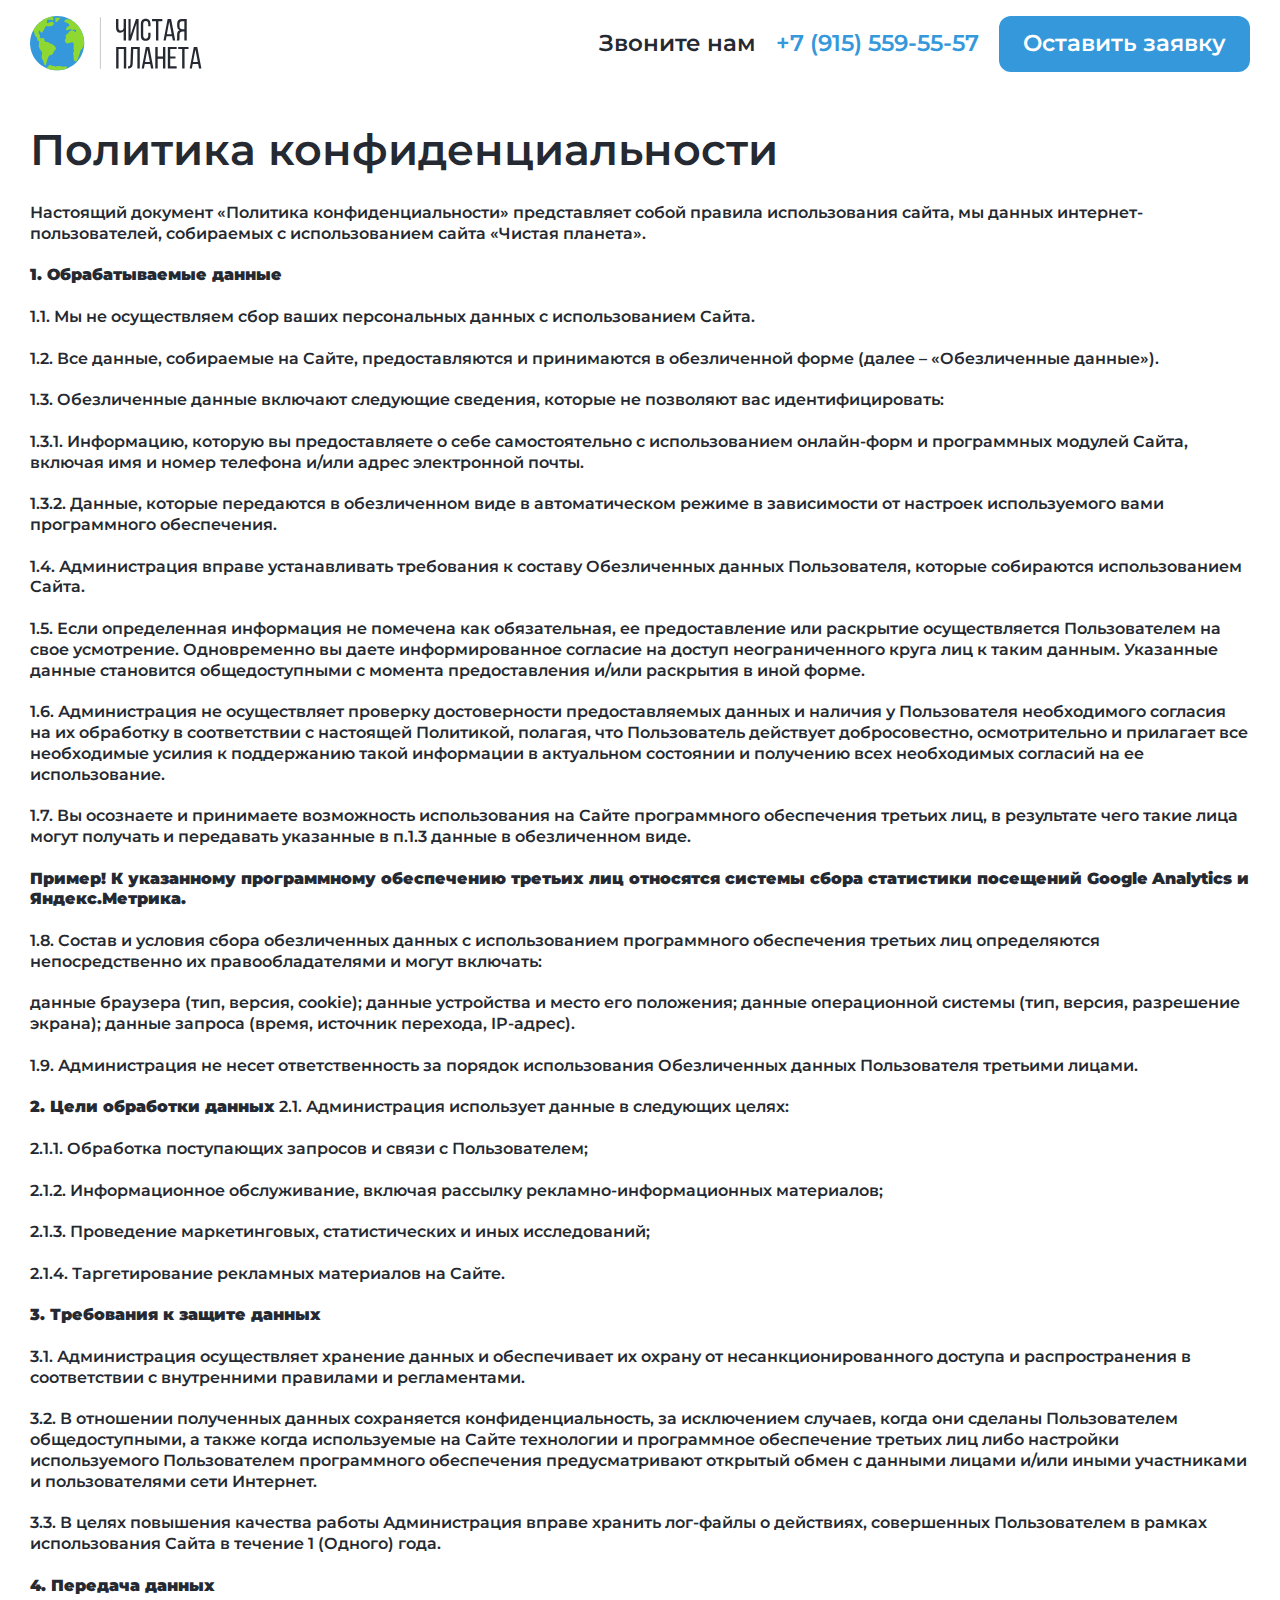
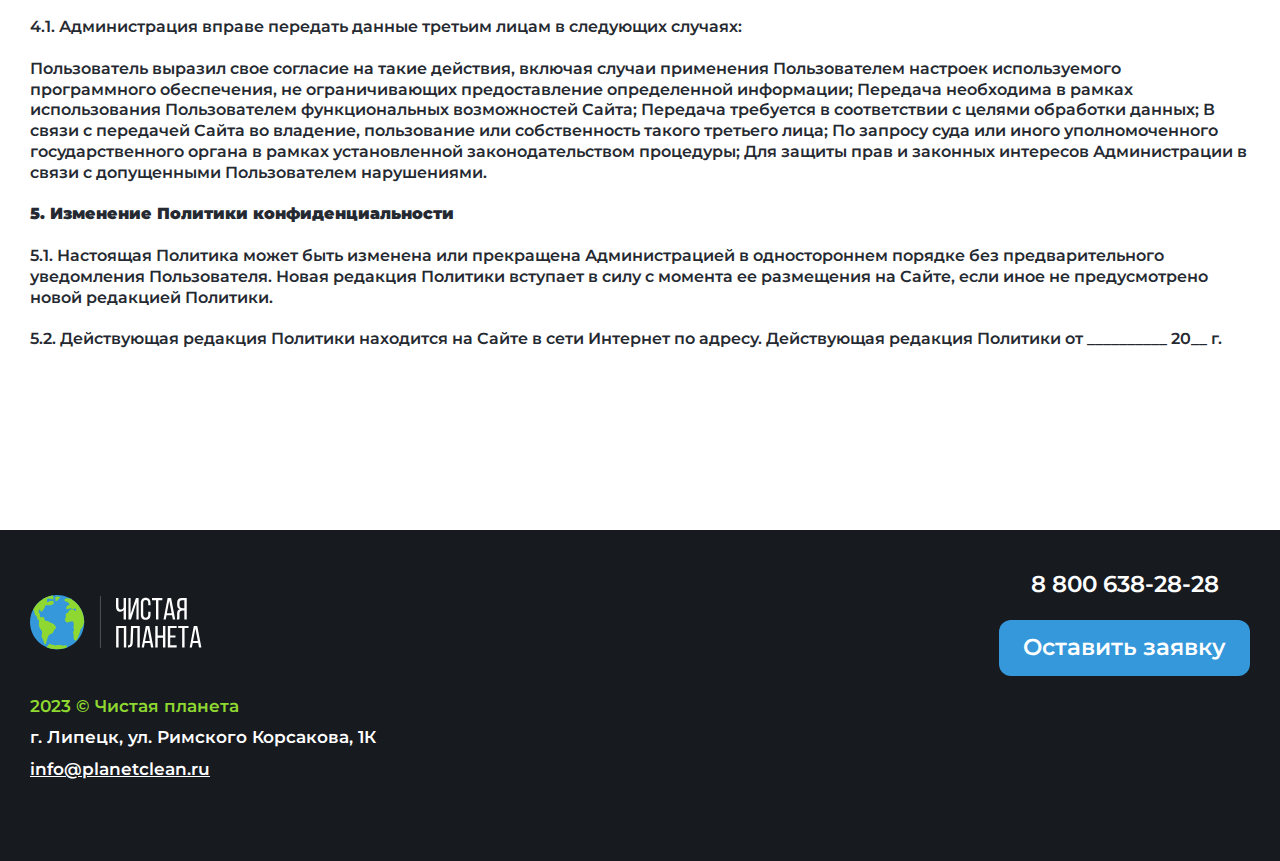
<file: policy.html>
<!DOCTYPE html>
<html lang="ru">

<head>
    <meta charset="UTF-8">
    <meta http-equiv="X-UA-Compatible" content="IE=edge">
    <meta name="description" content="Политика конфиденциальности">
    <meta name="viewport" content="width=device-width, initial-scale=1.0, minimum-scale=1.0, maximum-scale=1.0, user-scalable=no">

    <title>Политика конфиденциальности</title>

    <link rel="preconnect" href="https://fonts.googleapis.com">
    <link rel="preconnect" href="https://fonts.gstatic.com" crossorigin>
    <link href="https://fonts.googleapis.com/css2?family=Montserrat:wght@400;500;600;700&display=swap" rel="stylesheet">

    <link rel="stylesheet" href="./magnific/magnific-popup.css">

    <link rel="icon" href="./img/favicon.svg">
    <link rel="stylesheet" href="./style/reset.css">
    <link rel="stylesheet" href="./style/style.css">

    <script defer src="https://code.jquery.com/jquery-3.7.0.min.js" integrity="sha256-2Pmvv0kuTBOenSvLm6bvfBSSHrUJ+3A7x6P5Ebd07/g=" crossorigin="anonymous"></script>
    <script defer src="./magnific/jquery.magnific-popup.min.js"></script>
    <script defer src="./script/script.js"></script>

</head>

<body class="main__body">

<header class="header" id="header">
    <!-- Navbar -->
    <nav>
        <div class="container">
            <div class="navbar">
                <a class="logo" href="#">
                    <img src="./img/logo.svg" alt="logo">
                </a>

                <ul class="navbar__menu">
                    <li class="navbar__menu-item"><p>Звоните нам</p></li>
                    <li class="navbar__menu-item item-tel"><a href="tel:+79155595557" style="color: #3498DB">+7 (915) 559-55-57</a></li>
                    <li class="navbar__menu-item"><a id="btnForm" class="btn modal__btn">Оставить заявку</a></li>
                </ul>

                
            </div>

            <a class="item-tel-new" href="tel:+79155595557" style="color: #3498DB;">+7 (915) 559-55-57</a>
        </div>
    </nav>
</header>

<section class="policy">
    <div class="container">
        <div class="policy__wrapper">
            <p class="section-title">Политика конфиденциальности</p>
            Настоящий документ «Политика конфиденциальности» представляет собой правила использования сайта, мы данных интернет-пользователей, собираемых с использованием сайта «Чистая планета».
<br><br>
            <b>1. Обрабатываемые данные</b>
<br><br>
            1.1. Мы не осуществляем сбор ваших персональных данных с использованием Сайта.
<br><br>
            1.2. Все данные, собираемые на Сайте, предоставляются и принимаются в обезличенной форме (далее – «Обезличенные данные»).
<br><br>
            1.3. Обезличенные данные включают следующие сведения, которые не позволяют вас идентифицировать:
<br><br>
            1.3.1. Информацию, которую вы предоставляете о себе самостоятельно с использованием онлайн-форм и программных модулей Сайта, включая имя и номер телефона и/или адрес электронной почты.
<br><br>
            1.3.2. Данные, которые передаются в обезличенном виде в автоматическом режиме в зависимости от настроек используемого вами программного обеспечения.
<br><br>
            1.4. Администрация вправе устанавливать требования к составу Обезличенных данных Пользователя, которые собираются использованием Сайта.
<br><br>
            1.5. Если определенная информация не помечена как обязательная, ее предоставление или раскрытие осуществляется Пользователем на свое усмотрение. Одновременно вы даете информированное согласие на доступ неограниченного круга лиц к таким данным. Указанные данные становится общедоступными с момента предоставления и/или раскрытия в иной форме.
<br><br>
            1.6. Администрация не осуществляет проверку достоверности предоставляемых данных и наличия у Пользователя необходимого согласия на их обработку в соответствии с настоящей Политикой, полагая, что Пользователь действует добросовестно, осмотрительно и прилагает все необходимые усилия к поддержанию такой информации в актуальном состоянии и получению всех необходимых согласий на ее использование.
<br><br>
            1.7. Вы осознаете и принимаете возможность использования на Сайте программного обеспечения третьих лиц, в результате чего такие лица могут получать и передавать указанные в п.1.3 данные в обезличенном виде.
<br><br>
            <b>            Пример! К указанному программному обеспечению третьих лиц относятся системы сбора статистики посещений Google Analytics и Яндекс.Метрика.
            </b>
<br><br>
            1.8. Состав и условия сбора обезличенных данных с использованием программного обеспечения третьих лиц определяются непосредственно их правообладателями и могут включать:
<br><br>
            данные браузера (тип, версия, cookie);
            данные устройства и место его положения;
            данные операционной системы (тип, версия, разрешение экрана);
            данные запроса (время, источник перехода, IP-адрес).
<br><br>
            1.9. Администрация не несет ответственность за порядок использования Обезличенных данных Пользователя третьими лицами.
<br><br>
            <b>2. Цели обработки данных</b>
            2.1. Администрация использует данные в следующих целях:
<br><br>
            2.1.1. Обработка поступающих запросов и связи с Пользователем;
<br><br>
            2.1.2. Информационное обслуживание, включая рассылку рекламно-информационных материалов;
<br><br>
            2.1.3. Проведение маркетинговых, статистических и иных исследований;
<br><br>
            2.1.4. Таргетирование рекламных материалов на Сайте.
<br><br>
            <b>3. Требования к защите данных</b>
<br><br>
            3.1. Администрация осуществляет хранение данных и обеспечивает их охрану от несанкционированного доступа и распространения в соответствии с внутренними правилами и регламентами.
<br><br>
            3.2. В отношении полученных данных сохраняется конфиденциальность, за исключением случаев, когда они сделаны Пользователем общедоступными, а также когда используемые на Сайте технологии и программное обеспечение третьих лиц либо настройки используемого Пользователем программного обеспечения предусматривают открытый обмен с данными лицами и/или иными участниками и пользователями сети Интернет.
<br><br>
            3.3. В целях повышения качества работы Администрация вправе хранить лог-файлы о действиях, совершенных Пользователем в рамках использования Сайта в течение 1 (Одного) года.
<br><br>
            <b>4. Передача данных</b>
<br><br>
            4.1. Администрация вправе передать данные третьим лицам в следующих случаях:
<br><br>
            Пользователь выразил свое согласие на такие действия, включая случаи применения Пользователем настроек используемого программного обеспечения, не ограничивающих предоставление определенной информации;
            Передача необходима в рамках использования Пользователем функциональных возможностей Сайта;
            Передача требуется в соответствии с целями обработки данных;
            В связи с передачей Сайта во владение, пользование или собственность такого третьего лица;
            По запросу суда или иного уполномоченного государственного органа в рамках установленной законодательством процедуры;
            Для защиты прав и законных интересов Администрации в связи с допущенными Пользователем нарушениями.
<br><br>
            <b>5. Изменение Политики конфиденциальности</b>
<br><br>
            5.1. Настоящая Политика может быть изменена или прекращена Администрацией в одностороннем порядке без предварительного уведомления Пользователя. Новая редакция Политики вступает в силу с момента ее размещения на Сайте, если иное не предусмотрено новой редакцией Политики.
<br><br>
            5.2. Действующая редакция Политики находится на Сайте в сети Интернет по адресу.
            Действующая редакция Политики от __________ 20__ г.
<br><br>
            <!-- <b>ООО "СТАЛЬНОЙ ВЕТЕР"</b>
            ИНН 4802013668   КПП482301001 ОГРН 1194827007275
            Расчетный счет: 40702810602000070431
            Название банка: ЯРОСЛАВСКИЙ Ф-Л ПАО «ПРОМСВЯЗЬБАНК»
            Кор.счет: 30101810300000000760 БИК: 047888760 
            Юридический адрес: 398017, г. Липецк, ул. 9 мая, дом 69, офис 21.5
            e-mail: info-sv48@yandex.ru  
            Почтовый адрес: 398017, г. Липецк, ул. 9 мая, дом 69, офис 21.5
            тел:+74742-370577
            генеральный директор В. В. Жигулин, действующий на основании Устава -->


        </div>
    </div>
</section>

<footer class="footer">
    <div class="container">
        <div class="footer__wrapper">
            <div class="navbar">
                <a class="logo" href="#">
                    <img src="./img/logo-footer.svg" alt="logo">
                </a>

                <ul class="navbar__menu">
                    <li class="navbar__menu-item item-tel"><a href="tel:88006382828" style="color: #fff">8 800 638-28-28</a></li>
                    <li class="navbar__menu-item"><a id="btnFooter" class="btn">Оставить заявку</a></li>
                </ul>
            </div>

            <div class="footer__item">
                <p class="footer__text policy">2023 © Чистая планета </p>
                <p class="footer__text">г. Липецк, ул. Римского Корсакова, 1К</p>
                <a class="footer__text" href="#">info@planetclean.ru</a>
            </div>
        </div>
    </div>
</footer>

<!-- MODALS -->


<div id="modal1" class="modal mfp-hide">
    <div class="modal__wrapper">
        <div class="modal__top">
            <p class="modal__title">Еврокуб Werit белый 600 л</p>
            <button title="Close (Esc)" type="button" class="mfp-close">×</button>
        </div>
    
        <div class="modal__content">
            <img class="grid__item-img" src="./img/item-1.jpg" alt="img">
            <div class="modal__content-inner">
                <p class="grid__item-price">4 000 ₽ <span>6 000 ₽</span></p>
                <a class="modal__content-btn btn">Оставить заявку</a>
            </div>

            <!-- Tabs -->
            <div class="tabs">
                <div class="tabs__header">
                    <div class="tabs__header-item active btn">Характеристики</div>
                    <div class="tabs__header-item btn">Приминение</div>
                </div>
                <div class="tabs__content">
                    <div class="tabs__content-item">
                        <p class="modal__pretitle">Характеристики:</p>
                        <p class="modal__text">
                            Еврокуб 600 л б/у из-под грунтовки по дереву, в хорошем состоянии. <br><br>
                            Цвет: белый <br><br>
                            Поддон: деревянный <br><br>
                            Пластик: пищевой (с маркеровкой) <br><br>
                            Производство: Германия <br><br>
                            Есть мерная шкала <br><br>
                            Заливная горловина: 400 мм, на хомуте <br><br>
                            Сливной кран: 80 мм <br><br>
                            Габариты: длина 1.20 м, ширина 0.8 м, высота 1 м <br><br>
                            Вес: 48 кг <br><br>
                            Отмывается: водой
                        </p>
                    </div>
                    <div class="tabs__content-item">
                        <p class="modal__pretitle">Применение:</p>
                        <p class="modal__text">
                            — на даче (душ, полив, садовый водопровод, септик, сбор дождевой воды); <br><br>
                            — контейнер для мусора; <br><br>
                            — транспортировка и хранение жидкостей; <br><br>
                            — хранение ГСМ, нефтепродуктов, масла; <br><br>
                            — создание купели (русская баня); <br><br>
                            — для разведения рыбы и выращивания зелени, овощей и цветов; <br><br>
                            — для организации заправочных модулей (мобильная мини-АЗС); <br><br>
                            — аквапоника и гидропоника; <br><br>
                            — для термической обработки субстрата (выращивания грибов типа вешенки); <br><br>
                            — в шоу-бизнесе (для создания световых декораций и стен).
                        </p>
                    </div>
                </div>
            </div>

        </div>
    </div>
</div>


<div id="modalForm" class="modal mfp-hide">
    <div class="modal__wrapper">
        <div class="modal__top">
            <p class="modal__title">Оставить заявку</p>
            <button title="Close (Esc)" type="button" class="mfp-close">×</button>
        </div>
    
        <div class="modal__content">

            <form class="contact-form" id="contact-form" method="post" action="send.php" onsubmit="return validate_form ( );">
                <label>Имя</label>
                <input name="name" type="text" placeholder="Name" required/>

                <label>Телефон</label>
                <input name="phone" type="text" placeholder="Phone" required/>

                <button class="btn" type="submit">Оставить заявку</button>
            </form>

            <p class="modal__policy">Нажимая кнопку «Отправить» вы автоматически даёте своё согласие <a href="#">с политикой обработки персональных данных</a></p>

        </div>
    </div>
</div>


</body>


</html>
</file>
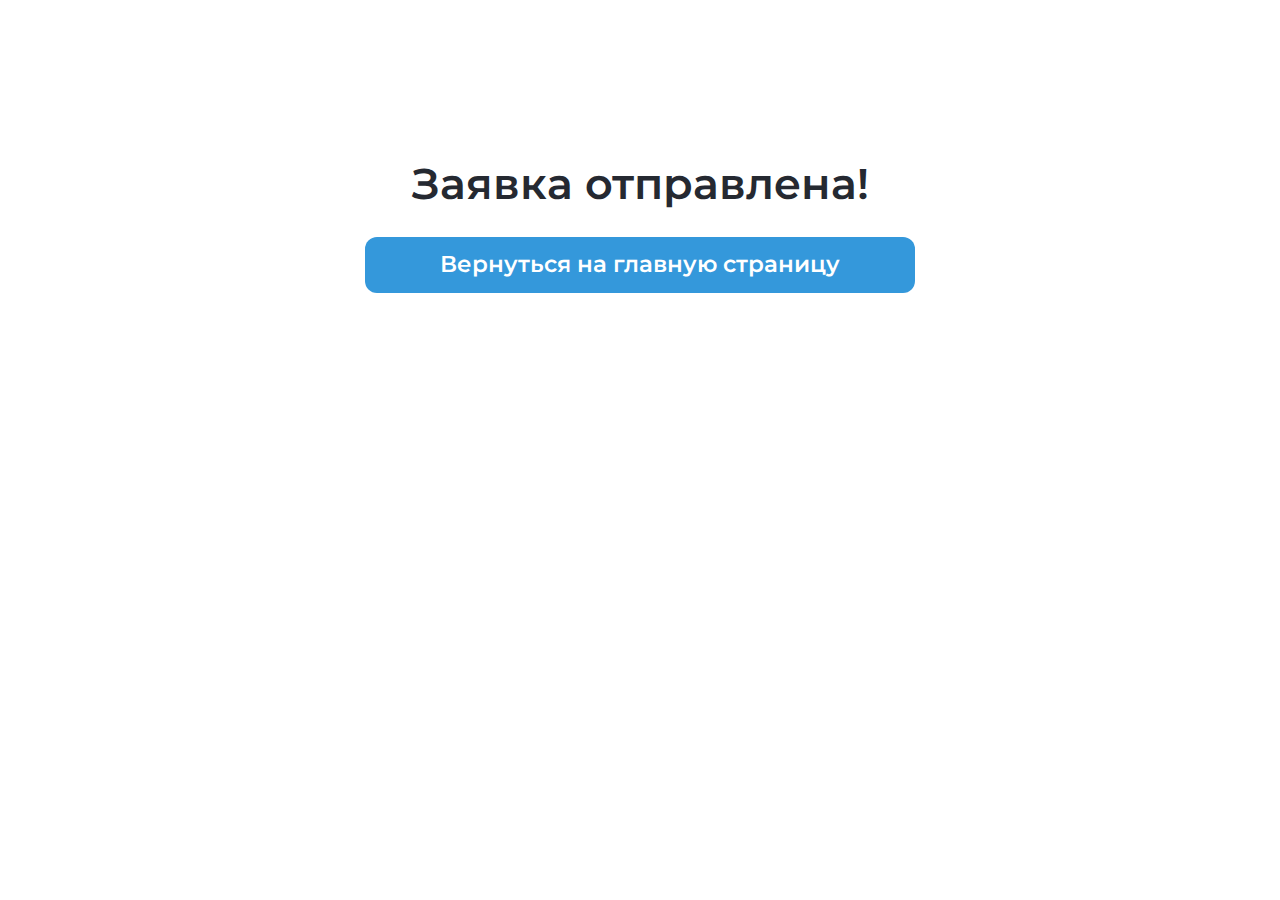
<file: thanks.html>
<!DOCTYPE html>
<html lang="ru">

<head>
    <meta charset="UTF-8">
    <meta http-equiv="X-UA-Compatible" content="IE=edge">
    <meta name="description" content="Чистая планета">
    <meta name="viewport" content="width=device-width, initial-scale=1.0, minimum-scale=1.0, maximum-scale=1.0, user-scalable=no">

    <title>Чистая планета</title>

    <link rel="preconnect" href="https://fonts.googleapis.com">
    <link rel="preconnect" href="https://fonts.gstatic.com" crossorigin>
    <link href="https://fonts.googleapis.com/css2?family=Montserrat:wght@400;500;600;700&display=swap" rel="stylesheet">

    <link rel="stylesheet" href="./magnific/magnific-popup.css">

    <link rel="icon" href="./img/favicon.png">
    <link rel="stylesheet" href="./style/reset.css">
    <link rel="stylesheet" href="./style/style.css">

    <script defer src="https://code.jquery.com/jquery-3.7.0.min.js" integrity="sha256-2Pmvv0kuTBOenSvLm6bvfBSSHrUJ+3A7x6P5Ebd07/g=" crossorigin="anonymous"></script>
    <script defer src="./magnific/jquery.magnific-popup.min.js"></script>
    <script defer src="./script/script.js"></script>

</head>

<body class="main__body">

<main>

    <section class="thanks">
        <div class="container">
            
            <div class="thanks__wrapper">
                <h2 class="section-title" style="text-align: center;margin-top: 10%;">Заявка отправлена!</h2>
                    
                <a class="btn" href="index.html" style="max-width: 550px; margin: 0 auto;">Вернуться на главную страницу</a>
            </div>
    
        </div>
    </section>

</main>



</body>

<!-- <script src="https://code.jquery.com/jquery-3.7.0.min.js" integrity="sha256-2Pmvv0kuTBOenSvLm6bvfBSSHrUJ+3A7x6P5Ebd07/g=" crossorigin="anonymous"></script> -->

<script src="https://code.jquery.com/jquery-3.4.0.min.js" integrity="sha256-BJeo0qm959uMBGb65z40ejJYGSgR7REI4+CW1fNKwOg=" crossorigin="anonymous"></script>
<script src="./magnific/jquery.magnific-popup.js"></script>
<script src="./script/script.js"></script>

</html>
</file>
<file: style/style.css>
html {
  scroll-behavior: smooth;
}

body {
  font-family: "Montserrat", sans-serif;
  font-size: 16px;
  font-weight: 600;
  line-height: 1.3;
  color: #252931;
}

section {
  padding: 35px 0;
}

a {
  cursor: pointer;
}

.container {
  max-width: 1300px;
  width: 100%;
  padding: 0 30px;
  margin: 0 auto;
}
@media (max-width: 480px) {
  .container {
    padding: 0 15px;
  }
}

.section-title {
  font-size: clamp(1.688rem, 1.306rem + 1.69vw, 3rem);
  line-height: 1.3;
  padding-bottom: 25px;
}

.btn {
  padding: 13px 24px;
  color: #fff;
  background: #3498DB;
  text-align: center;
  display: flex;
  align-items: center;
  justify-content: center;
  border-radius: 12px;
  cursor: pointer;
  font-size: clamp(0.875rem, 0.657rem + 0.97vw, 1.625rem);
  transition: all 0.3s;
}
.btn:hover {
  opacity: 0.9;
  text-decoration: none !important;
}
@media (max-width: 480px) {
  .btn {
    padding: 12px 20px;
  }
}

.header {
  padding: 16px 0;
}

.navbar {
  display: flex;
  align-items: center;
  justify-content: space-between;
}
.navbar__menu {
  display: flex;
  align-items: center;
  gap: 20px;
}
@media (max-width: 768px) {
  .navbar__menu {
    gap: 4px;
  }
}
.navbar__menu-item {
  font-size: clamp(0.875rem, 0.657rem + 0.97vw, 1.625rem);
}
.navbar__menu-item a {
  color: #252931;
}
.navbar__menu-item a:hover {
  text-decoration: underline;
}
@media (max-width: 768px) {
  .navbar__menu-item p {
    display: none;
  }
}
.navbar__menu-item .btn {
  color: #fff;
}
@media (max-width: 480px) {
  .navbar__menu-item.item-tel {
    display: none;
  }
}

@media (max-width: 768px) {
  .logo img {
    width: 120px;
  }
}

.hero__wrapper {
  background: #EFF5F1;
  border-radius: 20px;
  display: flex;
  align-items: flex-end;
  justify-content: space-between;
  gap: 10px;
  padding: 80px clamp(1rem, 0.111rem + 3.95vw, 4.063rem) 40px;
  background-image: url(../img/hero-bg.png);
  background-size: 850px;
  background-position: center;
  background-repeat: no-repeat;
}
@media (max-width: 1400px) {
  .hero__wrapper {
    background-size: 600px;
  }
}
@media (max-width: 768px) {
  .hero__wrapper {
    background-image: none;
    padding-top: 40px;
  }
}
.hero__item {
  max-width: 800px;
  display: flex;
  flex-direction: column;
  align-items: flex-start;
}
@media (max-width: 480px) {
  .hero__item {
    align-items: stretch;
  }
}
.hero__title {
  color: #252931;
  font-size: clamp(1.25rem, 0.597rem + 2.9vw, 3.5rem);
  line-height: 1.3;
  text-transform: uppercase;
}
.hero__subtitle {
  padding: 10px 0 20px;
  font-size: clamp(1.125rem, 0.871rem + 1.13vw, 2rem);
  line-height: 1.3;
  color: #8FD831;
}
.hero__btn {
  background: #8FD831;
}
.hero__img {
  position: relative;
  right: 0px;
  bottom: -60px;
  scale: 1.3;
}
.hero__img img {
  max-width: 100%;
  width: 100%;
}
@media (max-width: 768px) {
  .hero__img {
    display: none;
  }
}

.hero-2 {
  margin-top: clamp(3.125rem, 1.31rem + 8.06vw, 9.375rem);
}
@media (max-width: 992px) {
  .hero-2 {
    margin-top: 0;
  }
}
.hero-2 .hero__wrapper {
  align-items: center;
  padding: 40px;
  background-image: none;
}
@media (max-width: 480px) {
  .hero-2 .hero__wrapper {
    padding: 40px 20px;
  }
}
.hero-2 .hero__subtitle {
  color: #252931;
  padding: 20px 0;
}
.hero-2 .hero__img {
  position: relative;
  right: 0px;
  top: -120px;
  bottom: 0px;
  scale: 1;
  height: clamp(0rem, -27.533rem + 44.41vw, 16.875rem);
}
.hero-2 .hero__img img {
  max-width: 100%;
  width: 100%;
}
@media (max-width: 768px) {
  .hero-2 .hero__img {
    display: none;
  }
}
.hero-2 .hero__btn {
  background: #3498DB;
}

.item-tel-new {
  display: none;
  text-align: center;
  margin-top: 20px;
}
@media (max-width: 480px) {
  .item-tel-new {
    display: block;
  }
}

.grid {
  padding-top: 50px;
}
@media (max-width: 480px) {
  .grid {
    padding-top: 30px;
  }
}
.grid__wrapper {
  display: grid;
  grid-template-columns: 1fr 1fr 1fr;
  gap: 50px 20px;
  padding-top: 20px;
}
@media (max-width: 768px) {
  .grid__wrapper {
    grid-template-columns: 1fr 1fr;
  }
}
@media (max-width: 480px) {
  .grid__wrapper {
    grid-template-columns: 1fr;
  }
}
.grid__item {
  display: flex;
  flex-direction: column;
  align-items: stretch;
  gap: 10px;
  color: #252931;
  cursor: pointer;
}
.grid__item-img {
  max-width: 100%;
  width: 100%;
  border-radius: 12px;
}
.grid__item-title {
  font-weight: 600;
  font-size: clamp(1.5rem, 1.464rem + 0.16vw, 1.625rem);
  text-decoration: underline;
  line-height: 1.3;
}
.grid__item-text {
  font-size: clamp(1rem, 0.964rem + 0.16vw, 1.125rem);
}
.grid__item-price {
  font-size: 32px;
  color: #8FD831;
  font-weight: 700;
  display: flex;
  align-items: flex-start;
  gap: 10px;
  padding: 15px 0 10px;
  margin-top: auto;
}
.grid__item-price span {
  text-decoration-line: line-through;
  font-size: 20px;
  color: #D2D2D2;
}
.grid__item-btn {
  background: #252931;
}

.about__wrapper {
  display: flex;
  align-items: flex-start;
  justify-content: space-between;
  gap: 100px;
}
@media (max-width: 968px) {
  .about__wrapper {
    gap: 30px;
  }
}
@media (max-width: 768px) {
  .about__wrapper {
    flex-direction: column;
  }
}
.about__text {
  max-width: 790px;
  font-size: clamp(1rem, 0.74rem + 1.15vw, 1.75rem);
}
.about__img img {
  max-width: 100%;
  width: 100%;
  border-radius: 30px;
  display: block;
  margin-left: auto;
}

.footer {
  margin-top: clamp(3.125rem, 1.31rem + 8.06vw, 9.375rem);
  background: #171A1F;
}
.footer__wrapper {
  padding: 40px 0 80px;
}
.footer__item {
  display: flex;
  flex-direction: column;
  align-items: flex-start;
  gap: 10px;
  margin-top: 20px;
}
.footer__item a {
  text-decoration: underline;
}
.footer__text {
  color: #fff;
  font-size: clamp(0.875rem, 0.263rem + 0.99vw, 1.25rem);
}
.footer__text.policy {
  color: #8FD831;
}
.footer .navbar__menu {
  flex-direction: column;
}

.tabs {
  width: 100%;
}
.tabs__header {
  display: grid;
  grid-template-columns: 1fr 1fr;
  gap: 12px 12px;
}
@media (max-width: 480px) {
  .tabs__header {
    display: flex;
    flex-direction: column;
    align-items: stretch;
  }
}
.tabs__header-item {
  cursor: pointer;
}
.tabs__header-item.active {
  background: #252931 !important;
  color: #fff !important;
  cursor: pointer;
}
.tabs__header-item.btn {
  border: 1px solid #0f1218 !important;
  color: #252931;
  background: #ECECEC;
  cursor: default !important;
}
.tabs__content {
  margin-top: 30px;
  display: flex;
  justify-content: flex-start;
  align-items: center;
}
.tabs__content-item {
  display: flex;
  flex-direction: column;
  gap: 8px;
}

.contact-form {
  max-width: 100%;
  min-width: 50%;
  display: flex;
  flex-direction: column;
  padding-top: 20px;
}
.contact-form label {
  padding-bottom: 4px;
}

input[type=text], textarea {
  font-family: "Montserrat", sans-serif;
  font-size: 16px;
  outline: none;
  max-width: 100%;
  margin-bottom: 12px;
  border: 2px solid #252931;
  border-radius: 12px;
  padding: 10px 18px;
  transition: all 0.4s;
}
input[type=text]::-moz-placeholder, textarea::-moz-placeholder {
  color: #fff;
}
input[type=text]::placeholder, textarea::placeholder {
  color: #fff;
}

input[type=text]:focus, textarea:focus {
  transition: all 0.4s;
}

button[type=submit] {
  font-family: "Montserrat", sans-serif;
  font-weight: 600;
  font-size: 16px;
  border: none;
  cursor: pointer;
  color: #fff;
}

button[type=submit]:hover {
  color: #FFF;
}

button[type=submit]:active {
  transition: all 0.2s;
  top: 3px;
}

button[type=submit]:focus {
  position: relative;
  transition: all 0.2s;
  outline: none;
}

.modal {
  position: relative;
  max-width: 650px;
  width: 100%;
  margin: 0 auto;
}
@media (min-width: 1300px) {
  .modal {
    max-width: 1300px;
  }
}
.modal__wrapper {
  width: 100%;
  height: auto;
  border-radius: 10px;
  background: #fff;
  padding: clamp(0.75rem, 0.151rem + 2.66vw, 2.813rem);
  padding-top: 16px;
  display: flex;
  flex-direction: column;
  gap: 10px;
}
.modal__btn {
  cursor: pointer;
}
.modal__title {
  font-weight: 600;
  font-size: clamp(1.125rem, 1.016rem + 0.48vw, 1.5rem);
  max-width: 80%;
}
.modal__pretitle {
  font-weight: 600;
  font-size: 20px;
  padding-bottom: 8px;
}
@media (min-width: 1300px) {
  .modal__content {
    display: grid;
    grid-template-columns: 1fr 1fr;
    gap: 20px 20px;
    grid-template-areas: "grid__item-img tabs" "modal__content-inner tabs";
  }
  .modal__content .grid__item-img {
    grid-area: grid__item-img;
  }
  .modal__content .modal__content-inner {
    grid-area: modal__content-inner;
  }
  .modal__content .tabs {
    grid-area: tabs;
  }
}
.modal__content-inner {
  display: grid;
  grid-template-columns: 1fr 1fr;
  align-items: center;
  gap: 12px;
  margin: 15px 0;
}
@media (max-width: 480px) {
  .modal__content-inner {
    display: flex;
    flex-direction: column;
    align-items: stretch;
  }
}
.modal__text {
  font-size: 14px;
}
.modal__policy {
  padding-top: 30px;
}
@media (max-width: 480px) {
  .modal__policy {
    font-size: 14px;
  }
}
.modal__policy a {
  color: #8FD831;
}
.modal__simple-text {
  display: block;
  margin-top: auto;
  font-size: 19px;
  font-weight: 600;
  margin-top: 30px;
}
.modal__simple-text a {
  text-decoration: underline;
  white-space: nowrap;
}
@media (max-width: 480px) {
  .modal__simple-text {
    font-size: 16px;
  }
}

#modalForm {
  max-width: 650px !important;
}
#modalForm .modal__content {
  grid-template-columns: 1fr;
  grid-template-areas: none;
}

.swiper-modal {
  max-width: 100%;
  width: 100%;
}
.swiper-modal .grid__item-img {
  height: 100%;
}/*# sourceMappingURL=style.css.map */
</file>
